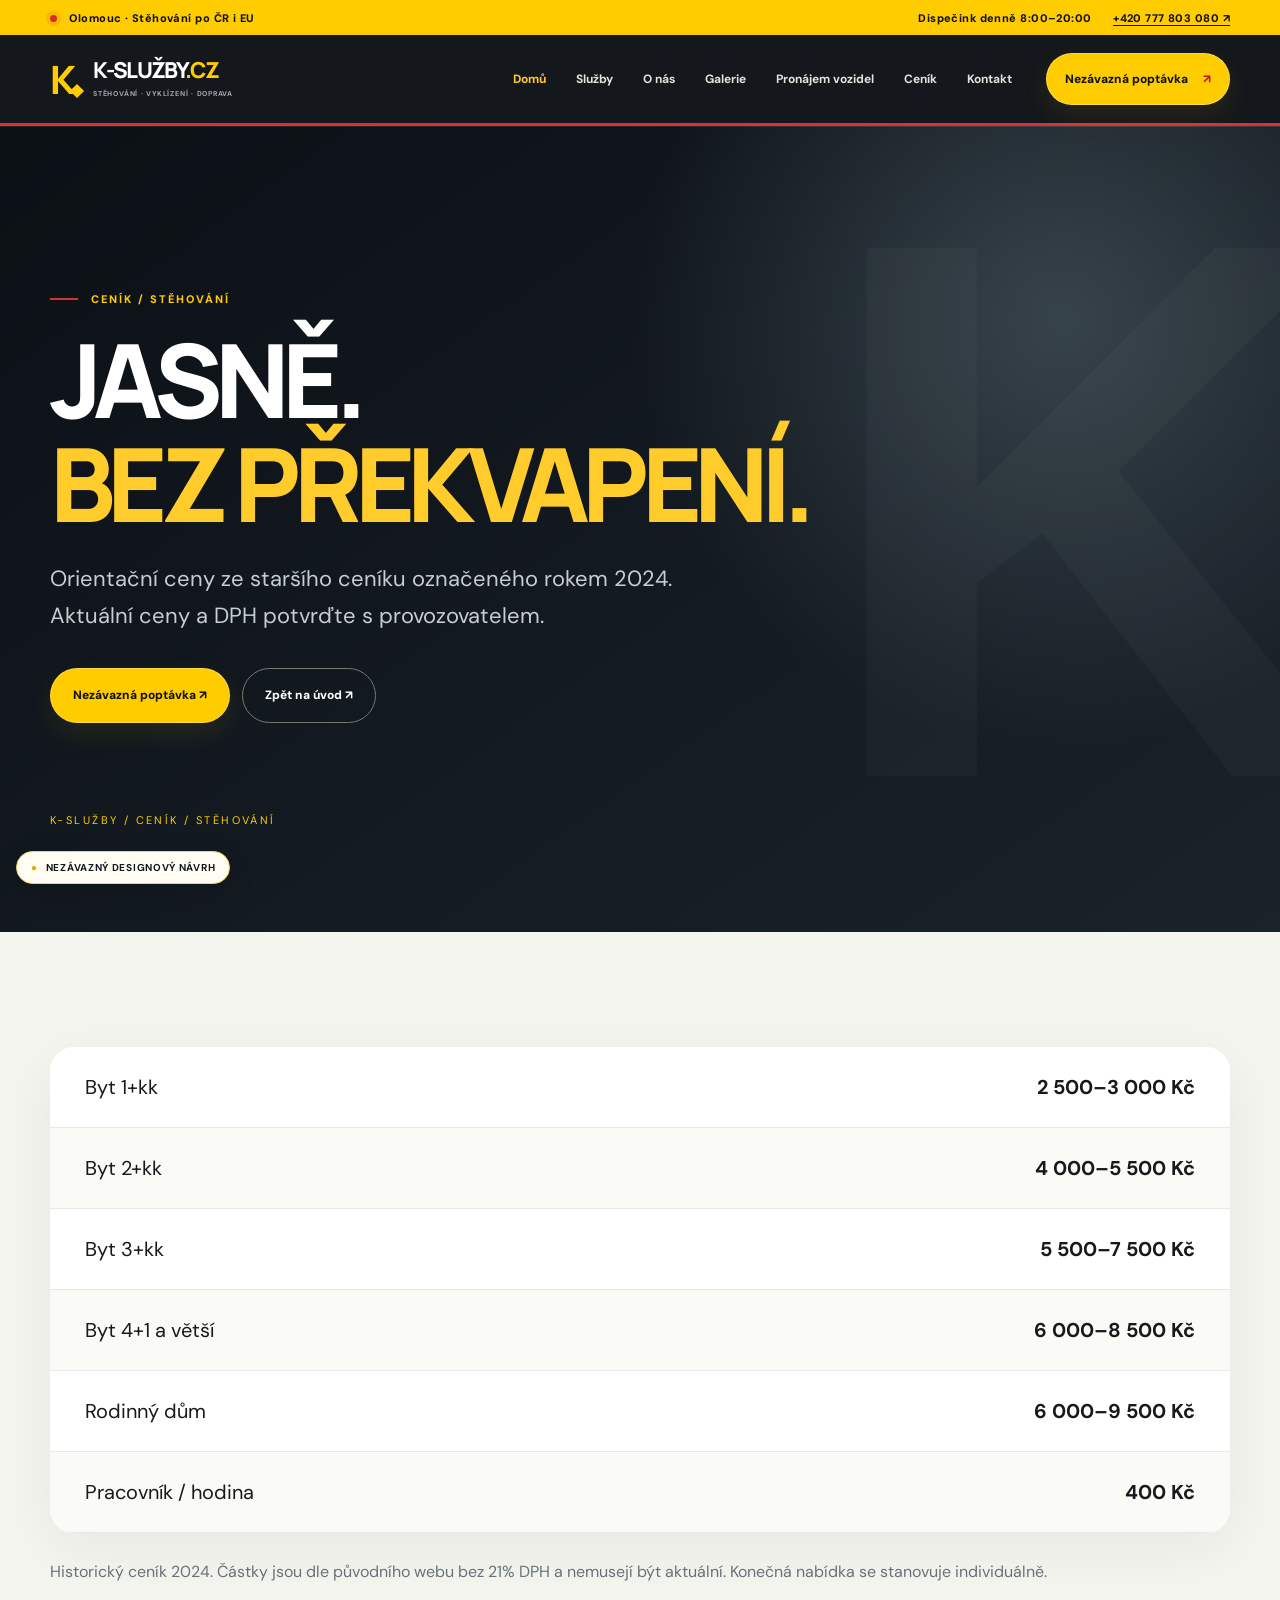
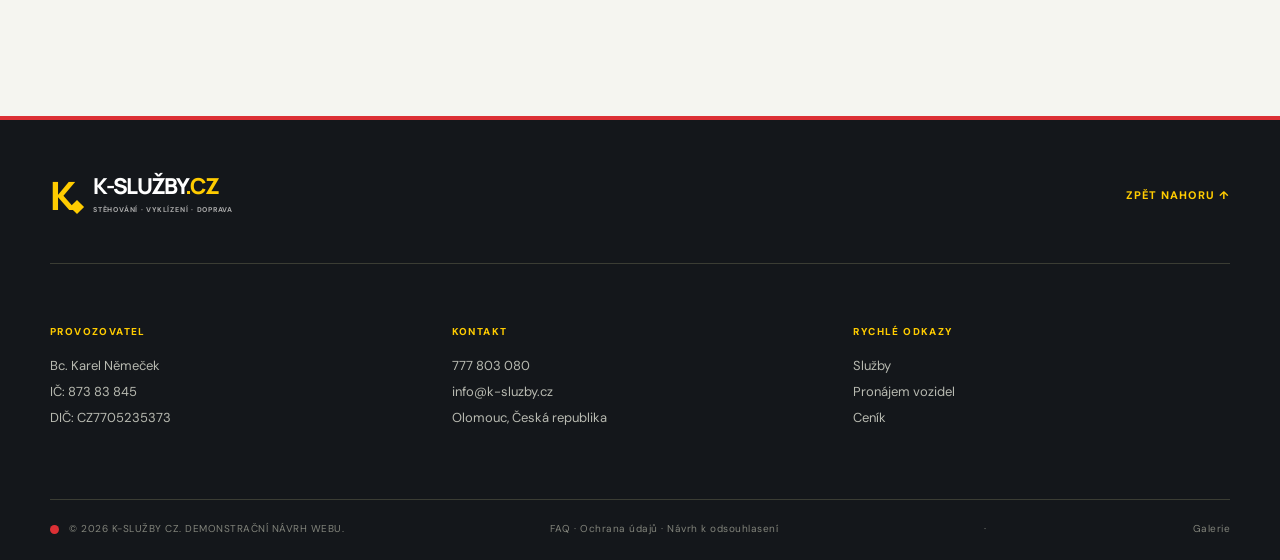
<file: cenik.html>
<!DOCTYPE html>

<html lang="cs"><head><meta charset="utf-8"/><meta content="width=device-width, initial-scale=1" name="viewport"/><meta content="#14171b" name="theme-color"/><meta content="Orientační ceny ze staršího ceníku označeného rokem 2024. Aktuální ceny a DPH potvrďte s provozovatelem." name="description"/><title>Orientační ceník | K-Služby CZ</title><meta content="K-Služby CZ | Stěhování bez starostí" property="og:title"/><meta content="Stěhování, vyklízení, doprava a pronájem dodávek." property="og:description"/><link href="https://fonts.googleapis.com" rel="preconnect"/><link crossorigin="" href="https://fonts.gstatic.com" rel="preconnect"/><link href="https://fonts.googleapis.com/css2?family=DM+Sans:wght@400;500;600;700&amp;family=Manrope:wght@400;500;600;700;800&amp;display=swap" rel="stylesheet"/><link href="styles.css" rel="stylesheet"/><link href="premium.css" rel="stylesheet"/><link href="ultimate.css" rel="stylesheet"/><link href="studio.css" rel="stylesheet"/><link href="ultimate.css" rel="stylesheet"/><script defer="" src="script.js"></script><script defer="" src="studio.js"></script><script defer="" src="v6.js"></script><link href="brand-v16.css" rel="stylesheet"/><link rel="stylesheet" href="brand-v17.css"/><link rel="stylesheet" href="hamburger-v19.css"></head><body>
<div class="topbar"><div class="container topbar-inner"><span><i class="status-dot"></i> Olomouc · Stěhování po ČR i EU</span><span>Dispečink denně 8:00–20:00 <a href="tel:+420777803080">+420 777 803 080 ↗</a></span></div></div>
<header class="header" id="top"><div class="container nav"><a aria-label="K-Služby CZ – úvod" class="brand" href="index.html"><span class="brand-icon">K<span class="brand-square"></span></span><span class="brand-text">K-SLUŽBY<span class="brand-cz">.CZ</span><small>STĚHOVÁNÍ · VYKLÍZENÍ · DOPRAVA</small></span></a><nav aria-label="Hlavní navigace" class="desktop-nav"><a class="nav-home" href="index.html">Domů</a><a href="sluzby.html">Služby</a><a href="o-nas.html">O nás</a><a href="galerie.html">Galerie</a><a href="pronajem.html">Pronájem vozidel</a><a href="cenik.html">Ceník</a><a href="kontakt.html">Kontakt</a></nav><a class="nav-cta" href="kontakt.html">Nezávazná poptávka <span>↗</span></a><button aria-expanded="false" aria-label="Otevřít menu" class="menu-btn"><span></span><span></span></button></div><nav aria-label="Mobilní navigace" class="mobile-nav"><a class="nav-home" href="index.html">Domů</a><a href="sluzby.html">Služby</a><a href="o-nas.html">O nás</a><a href="galerie.html">Galerie</a><a href="pronajem.html">Pronájem vozidel</a><a href="cenik.html">Ceník</a><a href="kontakt.html">Kontakt</a></nav></header>
<main class="studio-page"><section class="studio-page-hero"><div class="container"><div class="eyebrow"><span class="line"></span>CENÍK / STĚHOVÁNÍ</div><h1>JASNĚ.<br/><em>BEZ PŘEKVAPENÍ.</em></h1><p>Orientační ceny ze staršího ceníku označeného rokem 2024. Aktuální ceny a DPH potvrďte s provozovatelem.</p><div class="hero-actions"><a class="btn btn-yellow" href="kontakt.html">Nezávazná poptávka ↗</a><a class="btn btn-outline" href="index.html">Zpět na úvod ↗</a></div><span class="studio-page-index">K-SLUŽBY / CENÍK / STĚHOVÁNÍ</span></div></section><section class="studio-content"><div class="container"><div class="studio-price"><div><span>Byt 1+kk</span><strong>2 500–3 000 Kč</strong></div><div><span>Byt 2+kk</span><strong>4 000–5 500 Kč</strong></div><div><span>Byt 3+kk</span><strong>5 500–7 500 Kč</strong></div><div><span>Byt 4+1 a větší</span><strong>6 000–8 500 Kč</strong></div><div><span>Rodinný dům</span><strong>6 000–9 500 Kč</strong></div><div><span>Pracovník / hodina</span><strong>400 Kč</strong></div></div><p class="studio-note">Historický ceník 2024. Částky jsou dle původního webu bez 21% DPH a nemusejí být aktuální. Konečná nabídka se stanovuje individuálně.</p></div></section></main><footer class="footer"><div class="container"><div class="footer-top"><a class="brand footer-brand" href="index.html"><span class="brand-icon">K<span class="brand-square"></span></span><span class="brand-text">K-SLUŽBY<span class="brand-cz">.CZ</span><small>STĚHOVÁNÍ · VYKLÍZENÍ · DOPRAVA</small></span></a><a class="back-top" href="index.html">ZPĚT NAHORU ↑</a></div><div class="footer-main"><div><span>PROVOZOVATEL</span><p>Bc. Karel Němeček<br/>IČ: 873 83 845<br/>DIČ: CZ7705235373</p></div><div><span>KONTAKT</span><p><a href="tel:+420777803080">777 803 080</a><br/><a href="mailto:info@k-sluzby.cz">info@k-sluzby.cz</a><br/>Olomouc, Česká republika</p></div><div><span>RYCHLÉ ODKAZY</span><p><a href="sluzby.html">Služby</a><br/><a href="pronajem.html">Pronájem vozidel</a><br/><a href="cenik.html">Ceník</a></p></div></div><div class="footer-bottom"><span>© <span id="year"></span> K-SLUŽBY CZ. DEMONSTRAČNÍ NÁVRH WEBU.</span><span><a href="faq.html">FAQ</a> · <a href="ochrana-udaju.html">Ochrana údajů</a> · Návrh k odsouhlasení</span> · <a href="galerie.html">Galerie</a></div></div></footer>
<div class="site-demo-ribbon">NEZÁVAZNÝ DESIGNOVÝ NÁVRH</div></body></html>
</file>
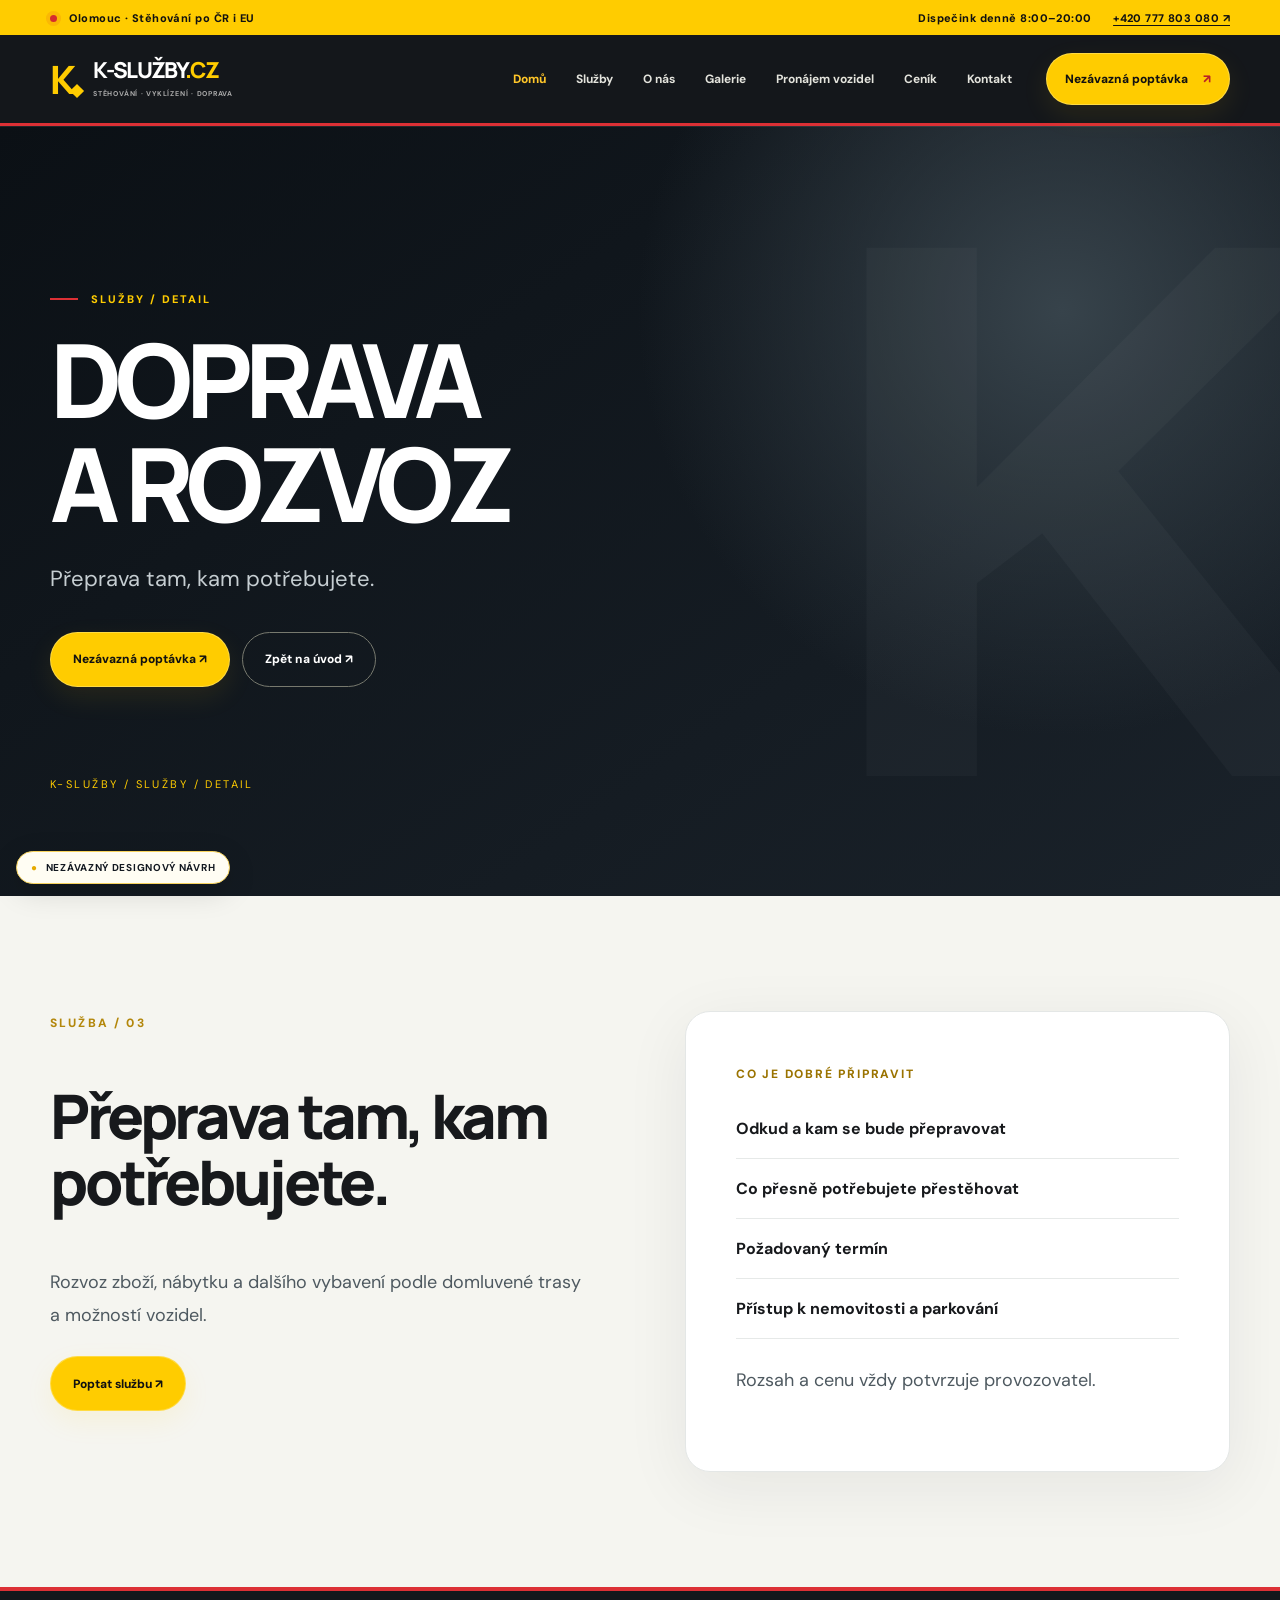
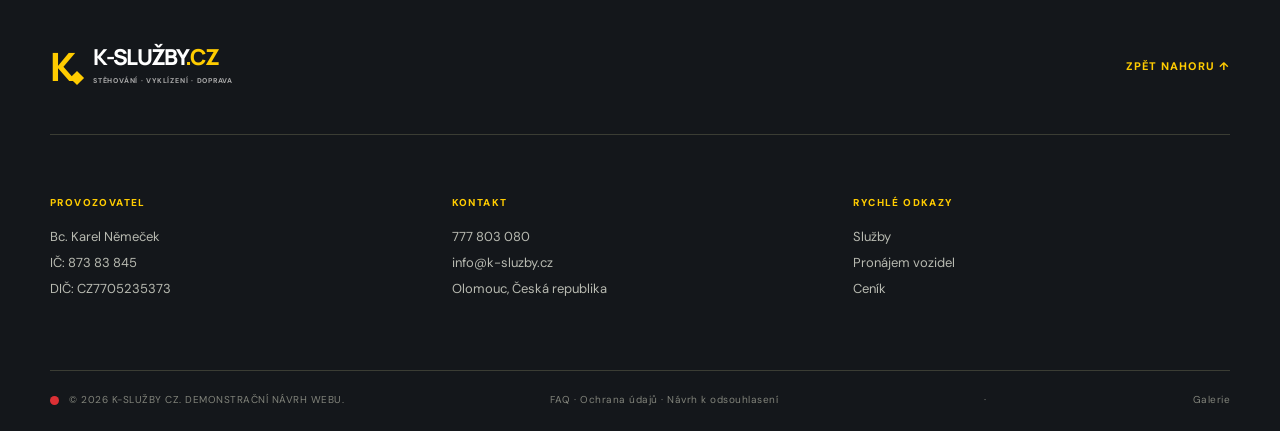
<file: doprava.html>
<!DOCTYPE html>

<html lang="cs"><head><meta charset="utf-8"/><meta content="width=device-width, initial-scale=1" name="viewport"/><meta content="#14171b" name="theme-color"/><meta content="Přeprava tam, kam potřebujete." name="description"/><title>Doprava a rozvoz | K-Služby CZ</title><meta content="K-Služby CZ | Stěhování bez starostí" property="og:title"/><meta content="Stěhování, vyklízení, doprava a pronájem dodávek." property="og:description"/><link href="https://fonts.googleapis.com" rel="preconnect"/><link crossorigin="" href="https://fonts.gstatic.com" rel="preconnect"/><link href="https://fonts.googleapis.com/css2?family=DM+Sans:wght@400;500;600;700&amp;family=Manrope:wght@400;500;600;700;800&amp;display=swap" rel="stylesheet"/><link href="styles.css" rel="stylesheet"/><link href="premium.css" rel="stylesheet"/><link href="ultimate.css" rel="stylesheet"/><link href="studio.css" rel="stylesheet"/><link href="ultimate.css" rel="stylesheet"/><script defer="" src="script.js"></script><script defer="" src="studio.js"></script><script defer="" src="v6.js"></script><link href="brand-v16.css" rel="stylesheet"/><link rel="stylesheet" href="brand-v17.css"/><link rel="stylesheet" href="hamburger-v19.css"></head><body>
<div class="topbar"><div class="container topbar-inner"><span><i class="status-dot"></i> Olomouc · Stěhování po ČR i EU</span><span>Dispečink denně 8:00–20:00 <a href="tel:+420777803080">+420 777 803 080 ↗</a></span></div></div>
<header class="header" id="top"><div class="container nav"><a aria-label="K-Služby CZ – úvod" class="brand" href="index.html"><span class="brand-icon">K<span class="brand-square"></span></span><span class="brand-text">K-SLUŽBY<span class="brand-cz">.CZ</span><small>STĚHOVÁNÍ · VYKLÍZENÍ · DOPRAVA</small></span></a><nav aria-label="Hlavní navigace" class="desktop-nav"><a class="nav-home" href="index.html">Domů</a><a href="sluzby.html">Služby</a><a href="o-nas.html">O nás</a><a href="galerie.html">Galerie</a><a href="pronajem.html">Pronájem vozidel</a><a href="cenik.html">Ceník</a><a href="kontakt.html">Kontakt</a></nav><a class="nav-cta" href="kontakt.html">Nezávazná poptávka <span>↗</span></a><button aria-expanded="false" aria-label="Otevřít menu" class="menu-btn"><span></span><span></span></button></div><nav aria-label="Mobilní navigace" class="mobile-nav"><a class="nav-home" href="index.html">Domů</a><a href="sluzby.html">Služby</a><a href="o-nas.html">O nás</a><a href="galerie.html">Galerie</a><a href="pronajem.html">Pronájem vozidel</a><a href="cenik.html">Ceník</a><a href="kontakt.html">Kontakt</a></nav></header>
<main class="studio-page"><section class="studio-page-hero"><div class="container"><div class="eyebrow"><span class="line"></span>SLUŽBY / DETAIL</div><h1>DOPRAVA<br/>A ROZVOZ</h1><p>Přeprava tam, kam potřebujete.</p><div class="hero-actions"><a class="btn btn-yellow" href="kontakt.html">Nezávazná poptávka ↗</a><a class="btn btn-outline" href="index.html">Zpět na úvod ↗</a></div><span class="studio-page-index">K-SLUŽBY / SLUŽBY / DETAIL</span></div></section><section class="studio-content"><div class="container studio-split"><div><span class="overline">SLUŽBA / 03</span><h2>Přeprava tam, kam potřebujete.</h2><p>Rozvoz zboží, nábytku a dalšího vybavení podle domluvené trasy a možností vozidel.</p><a class="btn btn-yellow" href="kontakt.html">Poptat službu ↗</a></div><div class="studio-feature"><span>CO JE DOBRÉ PŘIPRAVIT</span><ul><li>Odkud a kam se bude přepravovat</li><li>Co přesně potřebujete přestěhovat</li><li>Požadovaný termín</li><li>Přístup k nemovitosti a parkování</li></ul><p>Rozsah a cenu vždy potvrzuje provozovatel.</p></div></div></section></main><footer class="footer"><div class="container"><div class="footer-top"><a class="brand footer-brand" href="index.html"><span class="brand-icon">K<span class="brand-square"></span></span><span class="brand-text">K-SLUŽBY<span class="brand-cz">.CZ</span><small>STĚHOVÁNÍ · VYKLÍZENÍ · DOPRAVA</small></span></a><a class="back-top" href="index.html">ZPĚT NAHORU ↑</a></div><div class="footer-main"><div><span>PROVOZOVATEL</span><p>Bc. Karel Němeček<br/>IČ: 873 83 845<br/>DIČ: CZ7705235373</p></div><div><span>KONTAKT</span><p><a href="tel:+420777803080">777 803 080</a><br/><a href="mailto:info@k-sluzby.cz">info@k-sluzby.cz</a><br/>Olomouc, Česká republika</p></div><div><span>RYCHLÉ ODKAZY</span><p><a href="sluzby.html">Služby</a><br/><a href="pronajem.html">Pronájem vozidel</a><br/><a href="cenik.html">Ceník</a></p></div></div><div class="footer-bottom"><span>© <span id="year"></span> K-SLUŽBY CZ. DEMONSTRAČNÍ NÁVRH WEBU.</span><span><a href="faq.html">FAQ</a> · <a href="ochrana-udaju.html">Ochrana údajů</a> · Návrh k odsouhlasení</span> · <a href="galerie.html">Galerie</a></div></div></footer>
<div class="site-demo-ribbon">NEZÁVAZNÝ DESIGNOVÝ NÁVRH</div></body></html>
</file>
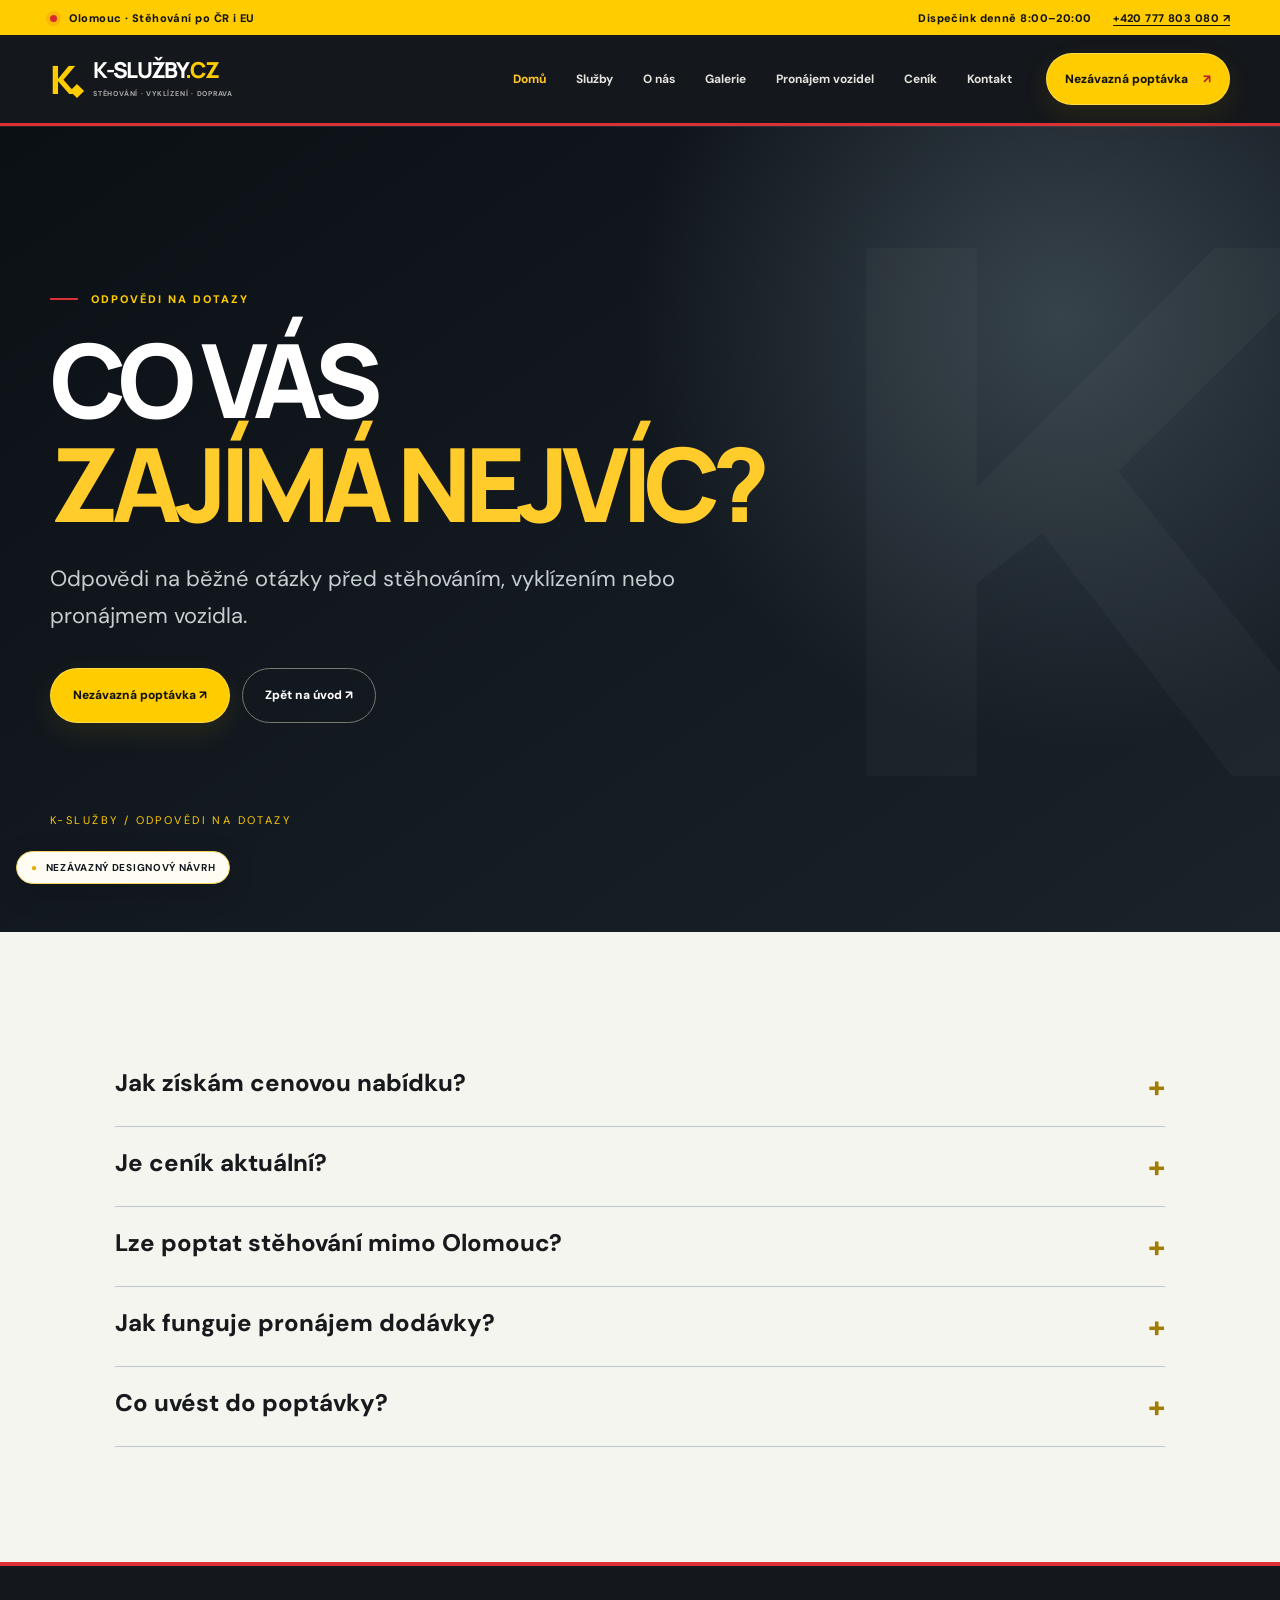
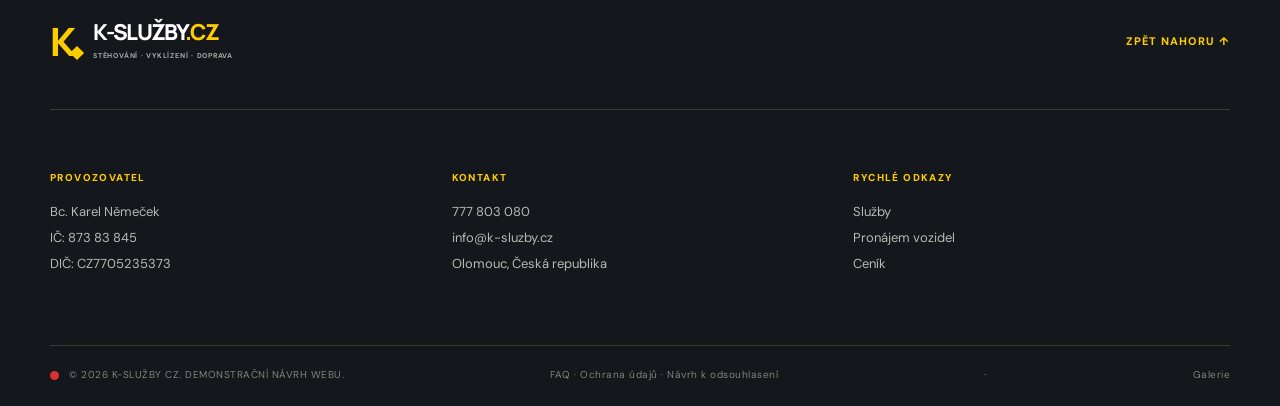
<file: faq.html>
<!DOCTYPE html>

<html lang="cs"><head><meta charset="utf-8"/><meta content="width=device-width, initial-scale=1" name="viewport"/><meta content="#14171b" name="theme-color"/><meta content="Odpovědi na běžné otázky před stěhováním, vyklízením nebo pronájmem vozidla." name="description"/><title>Časté dotazy | K-Služby CZ</title><meta content="K-Služby CZ | Stěhování bez starostí" property="og:title"/><meta content="Stěhování, vyklízení, doprava a pronájem dodávek." property="og:description"/><link href="https://fonts.googleapis.com" rel="preconnect"/><link crossorigin="" href="https://fonts.gstatic.com" rel="preconnect"/><link href="https://fonts.googleapis.com/css2?family=DM+Sans:wght@400;500;600;700&amp;family=Manrope:wght@400;500;600;700;800&amp;display=swap" rel="stylesheet"/><link href="styles.css" rel="stylesheet"/><link href="premium.css" rel="stylesheet"/><link href="ultimate.css" rel="stylesheet"/><link href="studio.css" rel="stylesheet"/><link href="ultimate.css" rel="stylesheet"/><script defer="" src="script.js"></script><script defer="" src="studio.js"></script><script defer="" src="v6.js"></script><link href="brand-v16.css" rel="stylesheet"/><link rel="stylesheet" href="brand-v17.css"/><link rel="stylesheet" href="hamburger-v19.css"></head><body>
<div class="topbar"><div class="container topbar-inner"><span><i class="status-dot"></i> Olomouc · Stěhování po ČR i EU</span><span>Dispečink denně 8:00–20:00 <a href="tel:+420777803080">+420 777 803 080 ↗</a></span></div></div>
<header class="header" id="top"><div class="container nav"><a aria-label="K-Služby CZ – úvod" class="brand" href="index.html"><span class="brand-icon">K<span class="brand-square"></span></span><span class="brand-text">K-SLUŽBY<span class="brand-cz">.CZ</span><small>STĚHOVÁNÍ · VYKLÍZENÍ · DOPRAVA</small></span></a><nav aria-label="Hlavní navigace" class="desktop-nav"><a class="nav-home" href="index.html">Domů</a><a href="sluzby.html">Služby</a><a href="o-nas.html">O nás</a><a href="galerie.html">Galerie</a><a href="pronajem.html">Pronájem vozidel</a><a href="cenik.html">Ceník</a><a href="kontakt.html">Kontakt</a></nav><a class="nav-cta" href="kontakt.html">Nezávazná poptávka <span>↗</span></a><button aria-expanded="false" aria-label="Otevřít menu" class="menu-btn"><span></span><span></span></button></div><nav aria-label="Mobilní navigace" class="mobile-nav"><a class="nav-home" href="index.html">Domů</a><a href="sluzby.html">Služby</a><a href="o-nas.html">O nás</a><a href="galerie.html">Galerie</a><a href="pronajem.html">Pronájem vozidel</a><a href="cenik.html">Ceník</a><a href="kontakt.html">Kontakt</a></nav></header>
<main class="studio-page"><section class="studio-page-hero"><div class="container"><div class="eyebrow"><span class="line"></span>ODPOVĚDI NA DOTAZY</div><h1>CO VÁS<br/><em>ZAJÍMÁ NEJVÍC?</em></h1><p>Odpovědi na běžné otázky před stěhováním, vyklízením nebo pronájmem vozidla.</p><div class="hero-actions"><a class="btn btn-yellow" href="kontakt.html">Nezávazná poptávka ↗</a><a class="btn btn-outline" href="index.html">Zpět na úvod ↗</a></div><span class="studio-page-index">K-SLUŽBY / ODPOVĚDI NA DOTAZY</span></div></section><section class="studio-content"><div class="container faq-list"><details><summary>Jak získám cenovou nabídku?</summary><p>Kontaktujte firmu telefonicky nebo e-mailem a popište zakázku. Cena závisí na rozsahu a trase.</p></details><details><summary>Je ceník aktuální?</summary><p>Ceník převzatý z původního webu je označený rokem 2024. Aktuální sazby si nechte potvrdit.</p></details><details><summary>Lze poptat stěhování mimo Olomouc?</summary><p>Původní prezentace uvádí stěhování po ČR a EU. Konkrétní lokalitu si ověřte.</p></details><details><summary>Jak funguje pronájem dodávky?</summary><p>Dostupnost, cenu, kauci a další podmínky si domluvte přímo s provozovatelem.</p></details><details><summary>Co uvést do poptávky?</summary><p>Místo, cíl, termín, typ a množství věcí a případná omezení při nakládce.</p></details></div></section></main><footer class="footer"><div class="container"><div class="footer-top"><a class="brand footer-brand" href="index.html"><span class="brand-icon">K<span class="brand-square"></span></span><span class="brand-text">K-SLUŽBY<span class="brand-cz">.CZ</span><small>STĚHOVÁNÍ · VYKLÍZENÍ · DOPRAVA</small></span></a><a class="back-top" href="index.html">ZPĚT NAHORU ↑</a></div><div class="footer-main"><div><span>PROVOZOVATEL</span><p>Bc. Karel Němeček<br/>IČ: 873 83 845<br/>DIČ: CZ7705235373</p></div><div><span>KONTAKT</span><p><a href="tel:+420777803080">777 803 080</a><br/><a href="mailto:info@k-sluzby.cz">info@k-sluzby.cz</a><br/>Olomouc, Česká republika</p></div><div><span>RYCHLÉ ODKAZY</span><p><a href="sluzby.html">Služby</a><br/><a href="pronajem.html">Pronájem vozidel</a><br/><a href="cenik.html">Ceník</a></p></div></div><div class="footer-bottom"><span>© <span id="year"></span> K-SLUŽBY CZ. DEMONSTRAČNÍ NÁVRH WEBU.</span><span><a href="faq.html">FAQ</a> · <a href="ochrana-udaju.html">Ochrana údajů</a> · Návrh k odsouhlasení</span> · <a href="galerie.html">Galerie</a></div></div></footer>
<div class="site-demo-ribbon">NEZÁVAZNÝ DESIGNOVÝ NÁVRH</div></body></html>
</file>
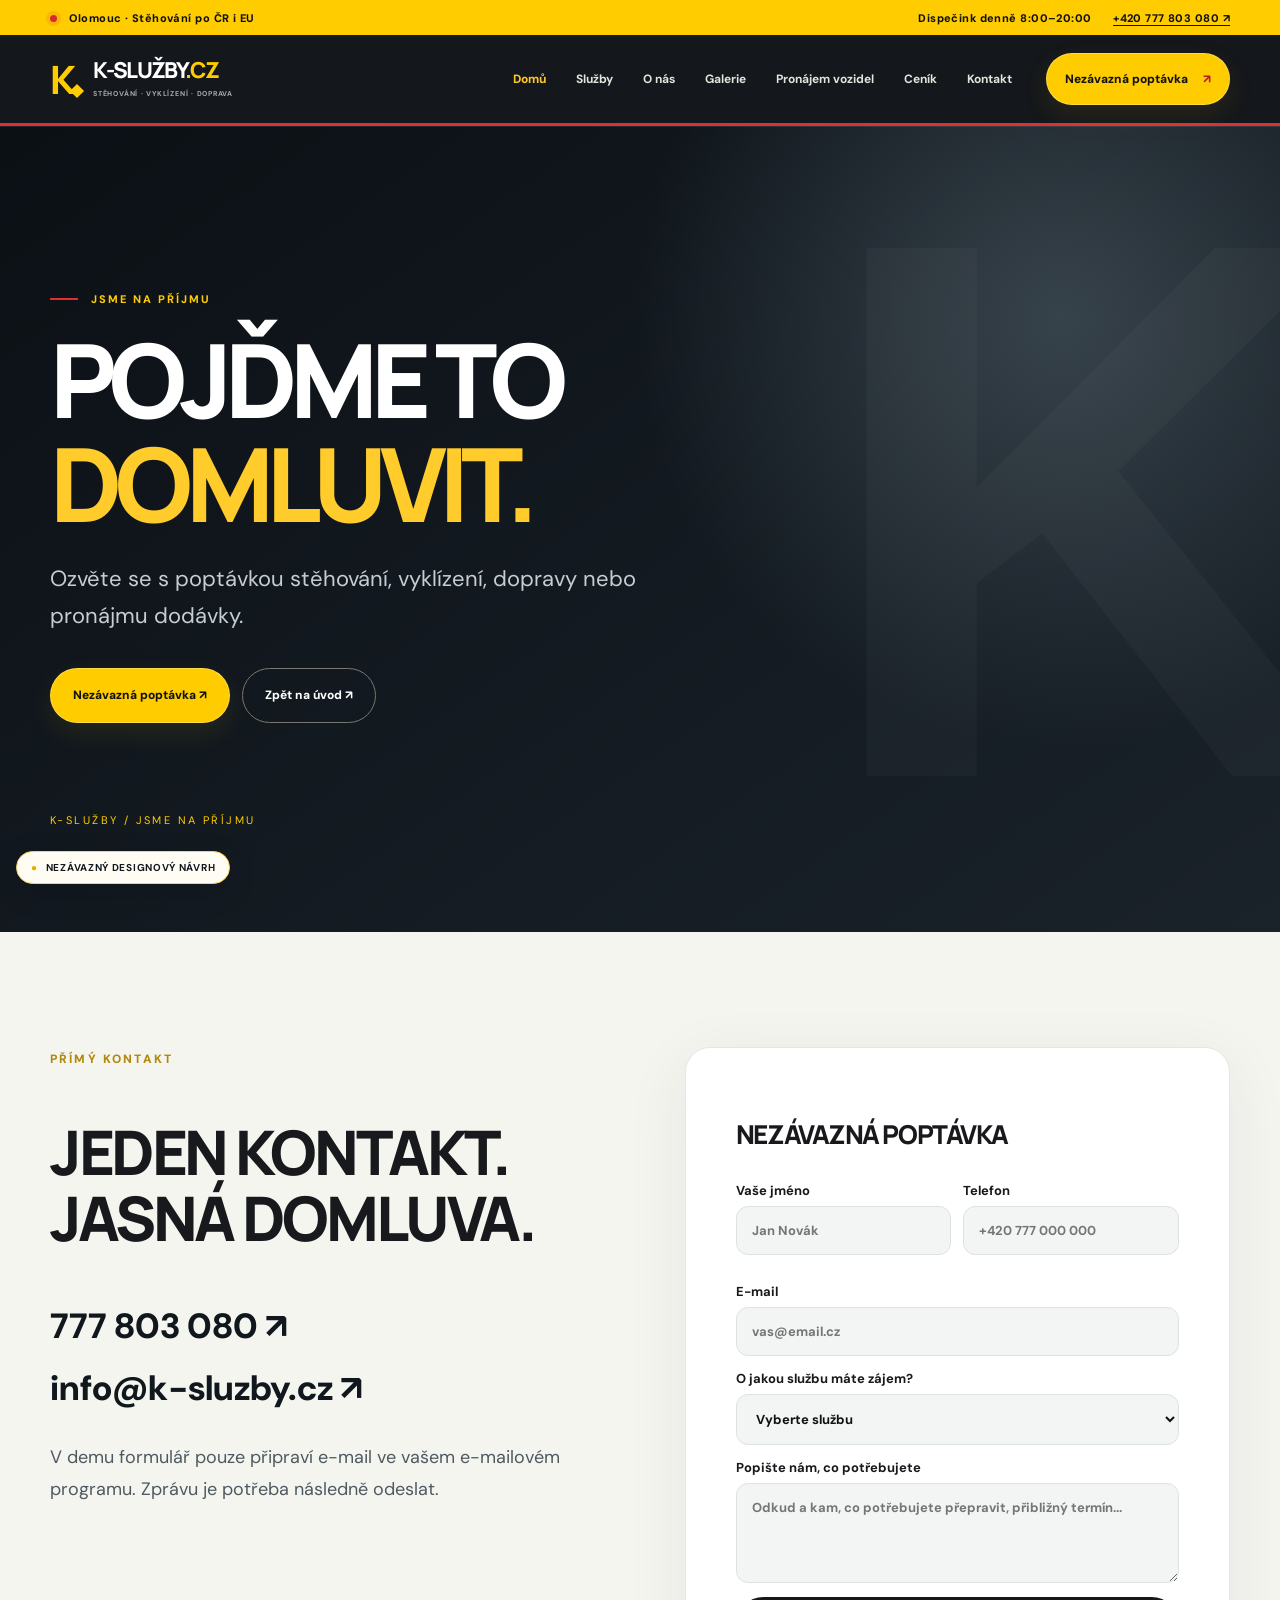
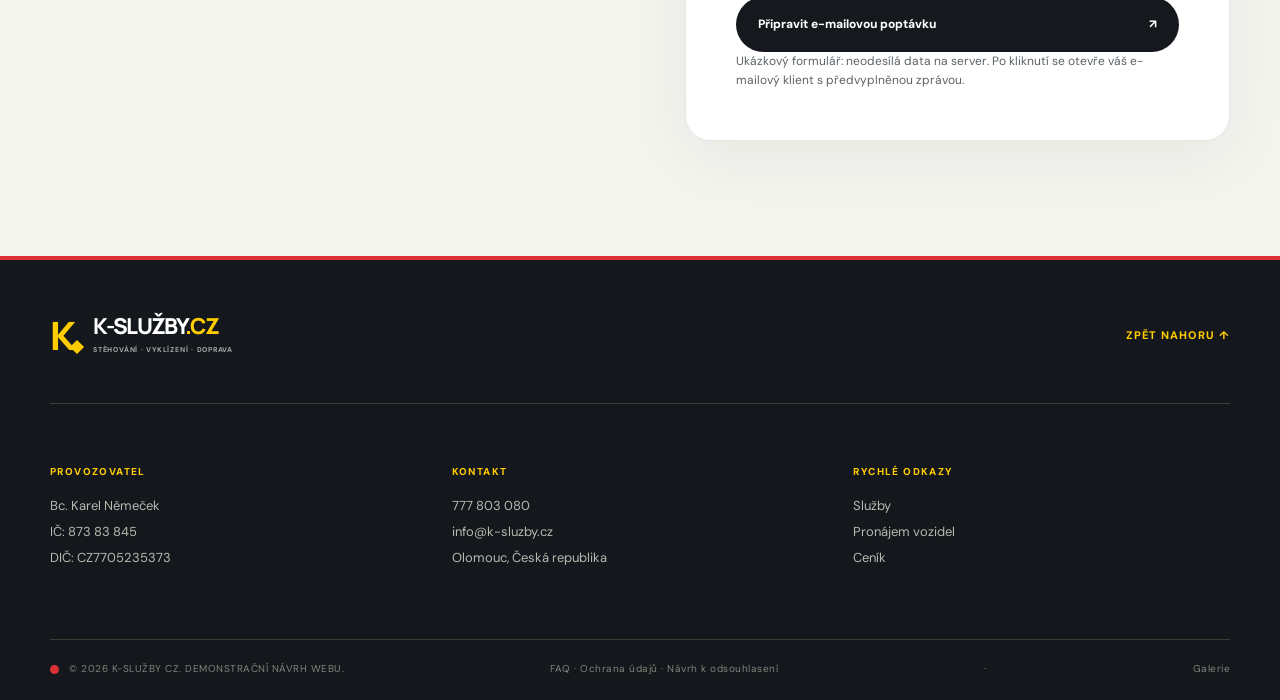
<file: kontakt.html>
<!DOCTYPE html>

<html lang="cs"><head><meta charset="utf-8"/><meta content="width=device-width, initial-scale=1" name="viewport"/><meta content="#14171b" name="theme-color"/><meta content="Ozvěte se s poptávkou stěhování, vyklízení, dopravy nebo pronájmu dodávky." name="description"/><title>Kontakt a poptávka | K-Služby CZ</title><meta content="K-Služby CZ | Stěhování bez starostí" property="og:title"/><meta content="Stěhování, vyklízení, doprava a pronájem dodávek." property="og:description"/><link href="https://fonts.googleapis.com" rel="preconnect"/><link crossorigin="" href="https://fonts.gstatic.com" rel="preconnect"/><link href="https://fonts.googleapis.com/css2?family=DM+Sans:wght@400;500;600;700&amp;family=Manrope:wght@400;500;600;700;800&amp;display=swap" rel="stylesheet"/><link href="styles.css" rel="stylesheet"/><link href="premium.css" rel="stylesheet"/><link href="ultimate.css" rel="stylesheet"/><link href="studio.css" rel="stylesheet"/><link href="ultimate.css" rel="stylesheet"/><script defer="" src="script.js"></script><script defer="" src="studio.js"></script><script defer="" src="v6.js"></script><link href="brand-v16.css" rel="stylesheet"/><link rel="stylesheet" href="brand-v17.css"/><link rel="stylesheet" href="hamburger-v19.css"></head><body>
<div class="topbar"><div class="container topbar-inner"><span><i class="status-dot"></i> Olomouc · Stěhování po ČR i EU</span><span>Dispečink denně 8:00–20:00 <a href="tel:+420777803080">+420 777 803 080 ↗</a></span></div></div>
<header class="header" id="top"><div class="container nav"><a aria-label="K-Služby CZ – úvod" class="brand" href="index.html"><span class="brand-icon">K<span class="brand-square"></span></span><span class="brand-text">K-SLUŽBY<span class="brand-cz">.CZ</span><small>STĚHOVÁNÍ · VYKLÍZENÍ · DOPRAVA</small></span></a><nav aria-label="Hlavní navigace" class="desktop-nav"><a class="nav-home" href="index.html">Domů</a><a href="sluzby.html">Služby</a><a href="o-nas.html">O nás</a><a href="galerie.html">Galerie</a><a href="pronajem.html">Pronájem vozidel</a><a href="cenik.html">Ceník</a><a href="kontakt.html">Kontakt</a></nav><a class="nav-cta" href="kontakt.html">Nezávazná poptávka <span>↗</span></a><button aria-expanded="false" aria-label="Otevřít menu" class="menu-btn"><span></span><span></span></button></div><nav aria-label="Mobilní navigace" class="mobile-nav"><a class="nav-home" href="index.html">Domů</a><a href="sluzby.html">Služby</a><a href="o-nas.html">O nás</a><a href="galerie.html">Galerie</a><a href="pronajem.html">Pronájem vozidel</a><a href="cenik.html">Ceník</a><a href="kontakt.html">Kontakt</a></nav></header>
<main class="studio-page"><section class="studio-page-hero"><div class="container"><div class="eyebrow"><span class="line"></span>JSME NA PŘÍJMU</div><h1>POJĎME TO<br/><em>DOMLUVIT.</em></h1><p>Ozvěte se s poptávkou stěhování, vyklízení, dopravy nebo pronájmu dodávky.</p><div class="hero-actions"><a class="btn btn-yellow" href="kontakt.html">Nezávazná poptávka ↗</a><a class="btn btn-outline" href="index.html">Zpět na úvod ↗</a></div><span class="studio-page-index">K-SLUŽBY / JSME NA PŘÍJMU</span></div></section><section class="studio-content"><div class="container studio-split"><div><span class="overline">PŘÍMÝ KONTAKT</span><h2>JEDEN KONTAKT.<br/>JASNÁ DOMLUVA.</h2><div class="studio-contact-links"><a href="tel:+420777803080">777 803 080 ↗</a><a href="mailto:info@k-sluzby.cz">info@k-sluzby.cz ↗</a></div><p>V demu formulář pouze připraví e-mail ve vašem e-mailovém programu. Zprávu je potřeba následně odeslat.</p></div><div class="studio-form"><h2>NEZÁVAZNÁ POPTÁVKA</h2><form id="inquiryForm"><div class="form-two"><label>Vaše jméno <input autocomplete="name" name="name" placeholder="Jan Novák" required=""/></label><label>Telefon <input autocomplete="tel" name="phone" placeholder="+420 777 000 000" required="" type="tel"/></label></div><label>E-mail <input autocomplete="email" name="email" placeholder="vas@email.cz" required="" type="email"/></label><label>O jakou službu máte zájem? <select name="service" required=""><option value="">Vyberte službu</option><option>Stěhování</option><option>Vyklízení nemovitostí</option><option>Doprava a přeprava</option><option>Těžká břemena</option><option>Pronájem Mercedes 20 m³</option><option>Pronájem Volkswagen 16 m³</option><option>Jiná služba</option></select></label><label>Popište nám, co potřebujete <textarea name="message" placeholder="Odkud a kam, co potřebujete přepravit, přibližný termín..." required="" rows="4"></textarea></label><button class="btn btn-dark" type="submit">Připravit e-mailovou poptávku <span>↗</span></button><p class="form-disclaimer">Ukázkový formulář: neodesílá data na server. Po kliknutí se otevře váš e-mailový klient s předvyplněnou zprávou.</p></form></div></div></section></main><footer class="footer"><div class="container"><div class="footer-top"><a class="brand footer-brand" href="index.html"><span class="brand-icon">K<span class="brand-square"></span></span><span class="brand-text">K-SLUŽBY<span class="brand-cz">.CZ</span><small>STĚHOVÁNÍ · VYKLÍZENÍ · DOPRAVA</small></span></a><a class="back-top" href="index.html">ZPĚT NAHORU ↑</a></div><div class="footer-main"><div><span>PROVOZOVATEL</span><p>Bc. Karel Němeček<br/>IČ: 873 83 845<br/>DIČ: CZ7705235373</p></div><div><span>KONTAKT</span><p><a href="tel:+420777803080">777 803 080</a><br/><a href="mailto:info@k-sluzby.cz">info@k-sluzby.cz</a><br/>Olomouc, Česká republika</p></div><div><span>RYCHLÉ ODKAZY</span><p><a href="sluzby.html">Služby</a><br/><a href="pronajem.html">Pronájem vozidel</a><br/><a href="cenik.html">Ceník</a></p></div></div><div class="footer-bottom"><span>© <span id="year"></span> K-SLUŽBY CZ. DEMONSTRAČNÍ NÁVRH WEBU.</span><span><a href="faq.html">FAQ</a> · <a href="ochrana-udaju.html">Ochrana údajů</a> · Návrh k odsouhlasení</span> · <a href="galerie.html">Galerie</a></div></div></footer>
<div class="site-demo-ribbon">NEZÁVAZNÝ DESIGNOVÝ NÁVRH</div></body></html>
</file>
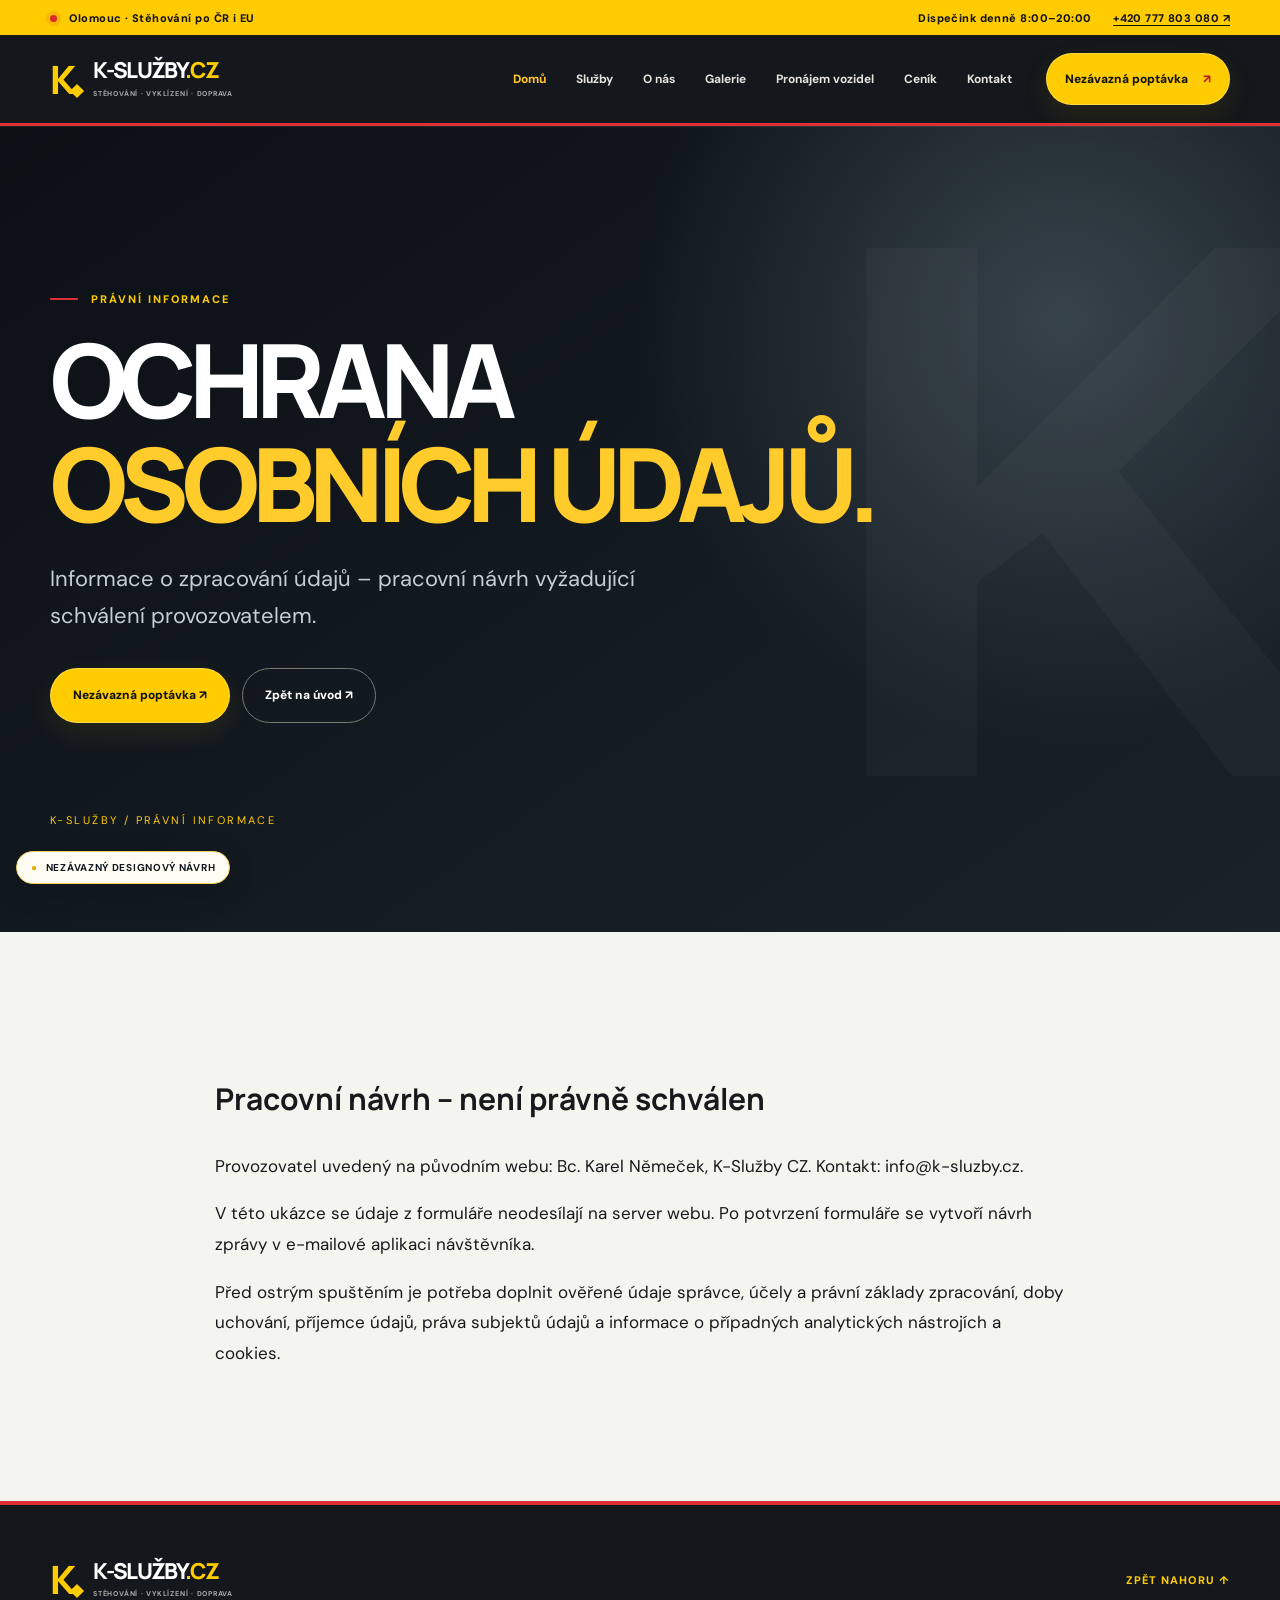
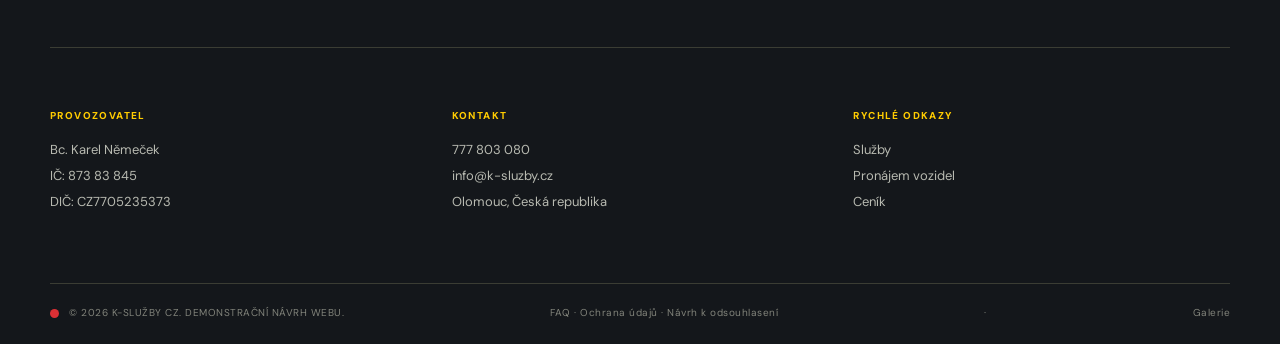
<file: ochrana-udaju.html>
<!DOCTYPE html>

<html lang="cs"><head><meta charset="utf-8"/><meta content="width=device-width, initial-scale=1" name="viewport"/><meta content="#14171b" name="theme-color"/><meta content="Informace o zpracování údajů – pracovní návrh vyžadující schválení provozovatelem." name="description"/><title>Ochrana osobních údajů | K-Služby CZ</title><meta content="K-Služby CZ | Stěhování bez starostí" property="og:title"/><meta content="Stěhování, vyklízení, doprava a pronájem dodávek." property="og:description"/><link href="https://fonts.googleapis.com" rel="preconnect"/><link crossorigin="" href="https://fonts.gstatic.com" rel="preconnect"/><link href="https://fonts.googleapis.com/css2?family=DM+Sans:wght@400;500;600;700&amp;family=Manrope:wght@400;500;600;700;800&amp;display=swap" rel="stylesheet"/><link href="styles.css" rel="stylesheet"/><link href="premium.css" rel="stylesheet"/><link href="ultimate.css" rel="stylesheet"/><link href="studio.css" rel="stylesheet"/><link href="ultimate.css" rel="stylesheet"/><script defer="" src="script.js"></script><script defer="" src="studio.js"></script><script defer="" src="v6.js"></script><link href="brand-v16.css" rel="stylesheet"/><link rel="stylesheet" href="brand-v17.css"/><link rel="stylesheet" href="hamburger-v19.css"></head><body>
<div class="topbar"><div class="container topbar-inner"><span><i class="status-dot"></i> Olomouc · Stěhování po ČR i EU</span><span>Dispečink denně 8:00–20:00 <a href="tel:+420777803080">+420 777 803 080 ↗</a></span></div></div>
<header class="header" id="top"><div class="container nav"><a aria-label="K-Služby CZ – úvod" class="brand" href="index.html"><span class="brand-icon">K<span class="brand-square"></span></span><span class="brand-text">K-SLUŽBY<span class="brand-cz">.CZ</span><small>STĚHOVÁNÍ · VYKLÍZENÍ · DOPRAVA</small></span></a><nav aria-label="Hlavní navigace" class="desktop-nav"><a class="nav-home" href="index.html">Domů</a><a href="sluzby.html">Služby</a><a href="o-nas.html">O nás</a><a href="galerie.html">Galerie</a><a href="pronajem.html">Pronájem vozidel</a><a href="cenik.html">Ceník</a><a href="kontakt.html">Kontakt</a></nav><a class="nav-cta" href="kontakt.html">Nezávazná poptávka <span>↗</span></a><button aria-expanded="false" aria-label="Otevřít menu" class="menu-btn"><span></span><span></span></button></div><nav aria-label="Mobilní navigace" class="mobile-nav"><a class="nav-home" href="index.html">Domů</a><a href="sluzby.html">Služby</a><a href="o-nas.html">O nás</a><a href="galerie.html">Galerie</a><a href="pronajem.html">Pronájem vozidel</a><a href="cenik.html">Ceník</a><a href="kontakt.html">Kontakt</a></nav></header>
<main class="studio-page"><section class="studio-page-hero"><div class="container"><div class="eyebrow"><span class="line"></span>PRÁVNÍ INFORMACE</div><h1>OCHRANA<br/><em>OSOBNÍCH ÚDAJŮ.</em></h1><p>Informace o zpracování údajů – pracovní návrh vyžadující schválení provozovatelem.</p><div class="hero-actions"><a class="btn btn-yellow" href="kontakt.html">Nezávazná poptávka ↗</a><a class="btn btn-outline" href="index.html">Zpět na úvod ↗</a></div><span class="studio-page-index">K-SLUŽBY / PRÁVNÍ INFORMACE</span></div></section><section class="studio-content"><div class="container studio-legal"><h2>Pracovní návrh – není právně schválen</h2><p>Provozovatel uvedený na původním webu: Bc. Karel Němeček, K-Služby CZ. Kontakt: info@k-sluzby.cz.</p><p>V této ukázce se údaje z formuláře neodesílají na server webu. Po potvrzení formuláře se vytvoří návrh zprávy v e-mailové aplikaci návštěvníka.</p><p>Před ostrým spuštěním je potřeba doplnit ověřené údaje správce, účely a právní základy zpracování, doby uchování, příjemce údajů, práva subjektů údajů a informace o případných analytických nástrojích a cookies.</p></div></section></main><footer class="footer"><div class="container"><div class="footer-top"><a class="brand footer-brand" href="index.html"><span class="brand-icon">K<span class="brand-square"></span></span><span class="brand-text">K-SLUŽBY<span class="brand-cz">.CZ</span><small>STĚHOVÁNÍ · VYKLÍZENÍ · DOPRAVA</small></span></a><a class="back-top" href="index.html">ZPĚT NAHORU ↑</a></div><div class="footer-main"><div><span>PROVOZOVATEL</span><p>Bc. Karel Němeček<br/>IČ: 873 83 845<br/>DIČ: CZ7705235373</p></div><div><span>KONTAKT</span><p><a href="tel:+420777803080">777 803 080</a><br/><a href="mailto:info@k-sluzby.cz">info@k-sluzby.cz</a><br/>Olomouc, Česká republika</p></div><div><span>RYCHLÉ ODKAZY</span><p><a href="sluzby.html">Služby</a><br/><a href="pronajem.html">Pronájem vozidel</a><br/><a href="cenik.html">Ceník</a></p></div></div><div class="footer-bottom"><span>© <span id="year"></span> K-SLUŽBY CZ. DEMONSTRAČNÍ NÁVRH WEBU.</span><span><a href="faq.html">FAQ</a> · <a href="ochrana-udaju.html">Ochrana údajů</a> · Návrh k odsouhlasení</span> · <a href="galerie.html">Galerie</a></div></div></footer>
<div class="site-demo-ribbon">NEZÁVAZNÝ DESIGNOVÝ NÁVRH</div></body></html>
</file>
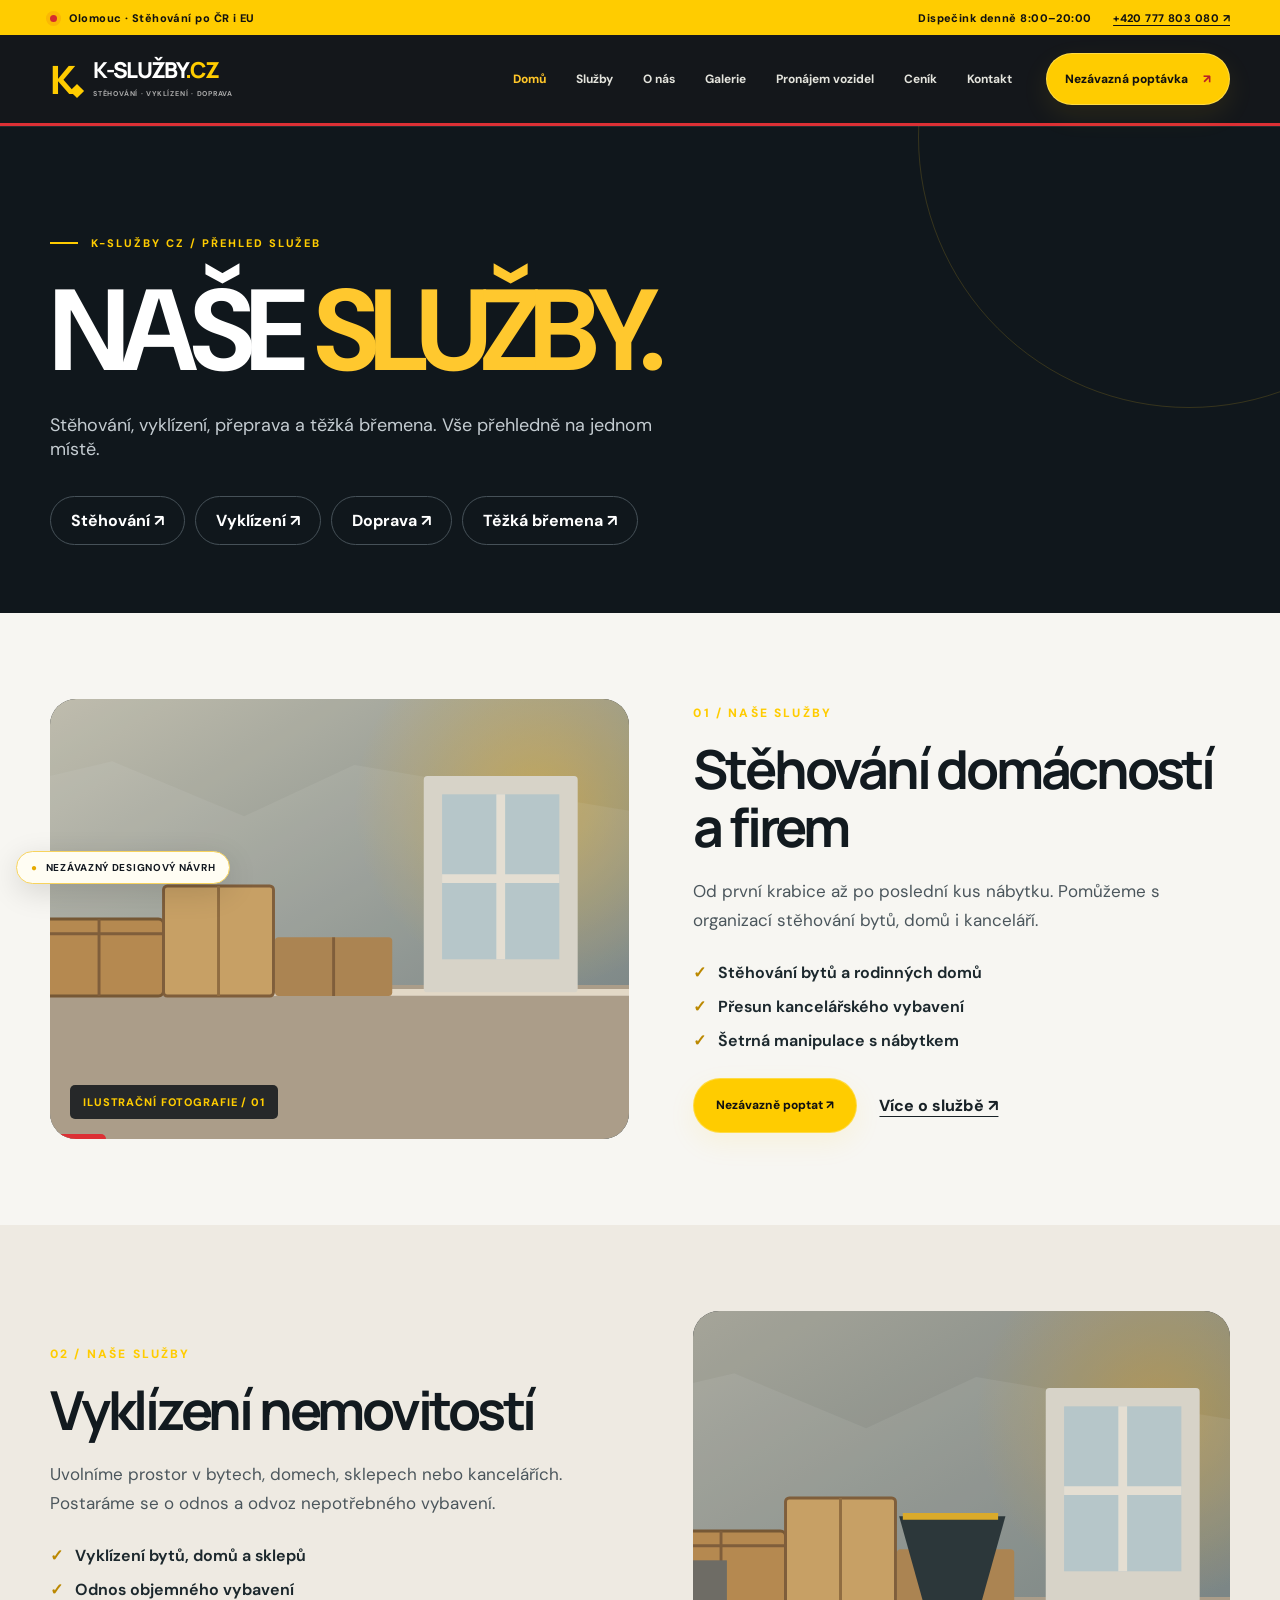
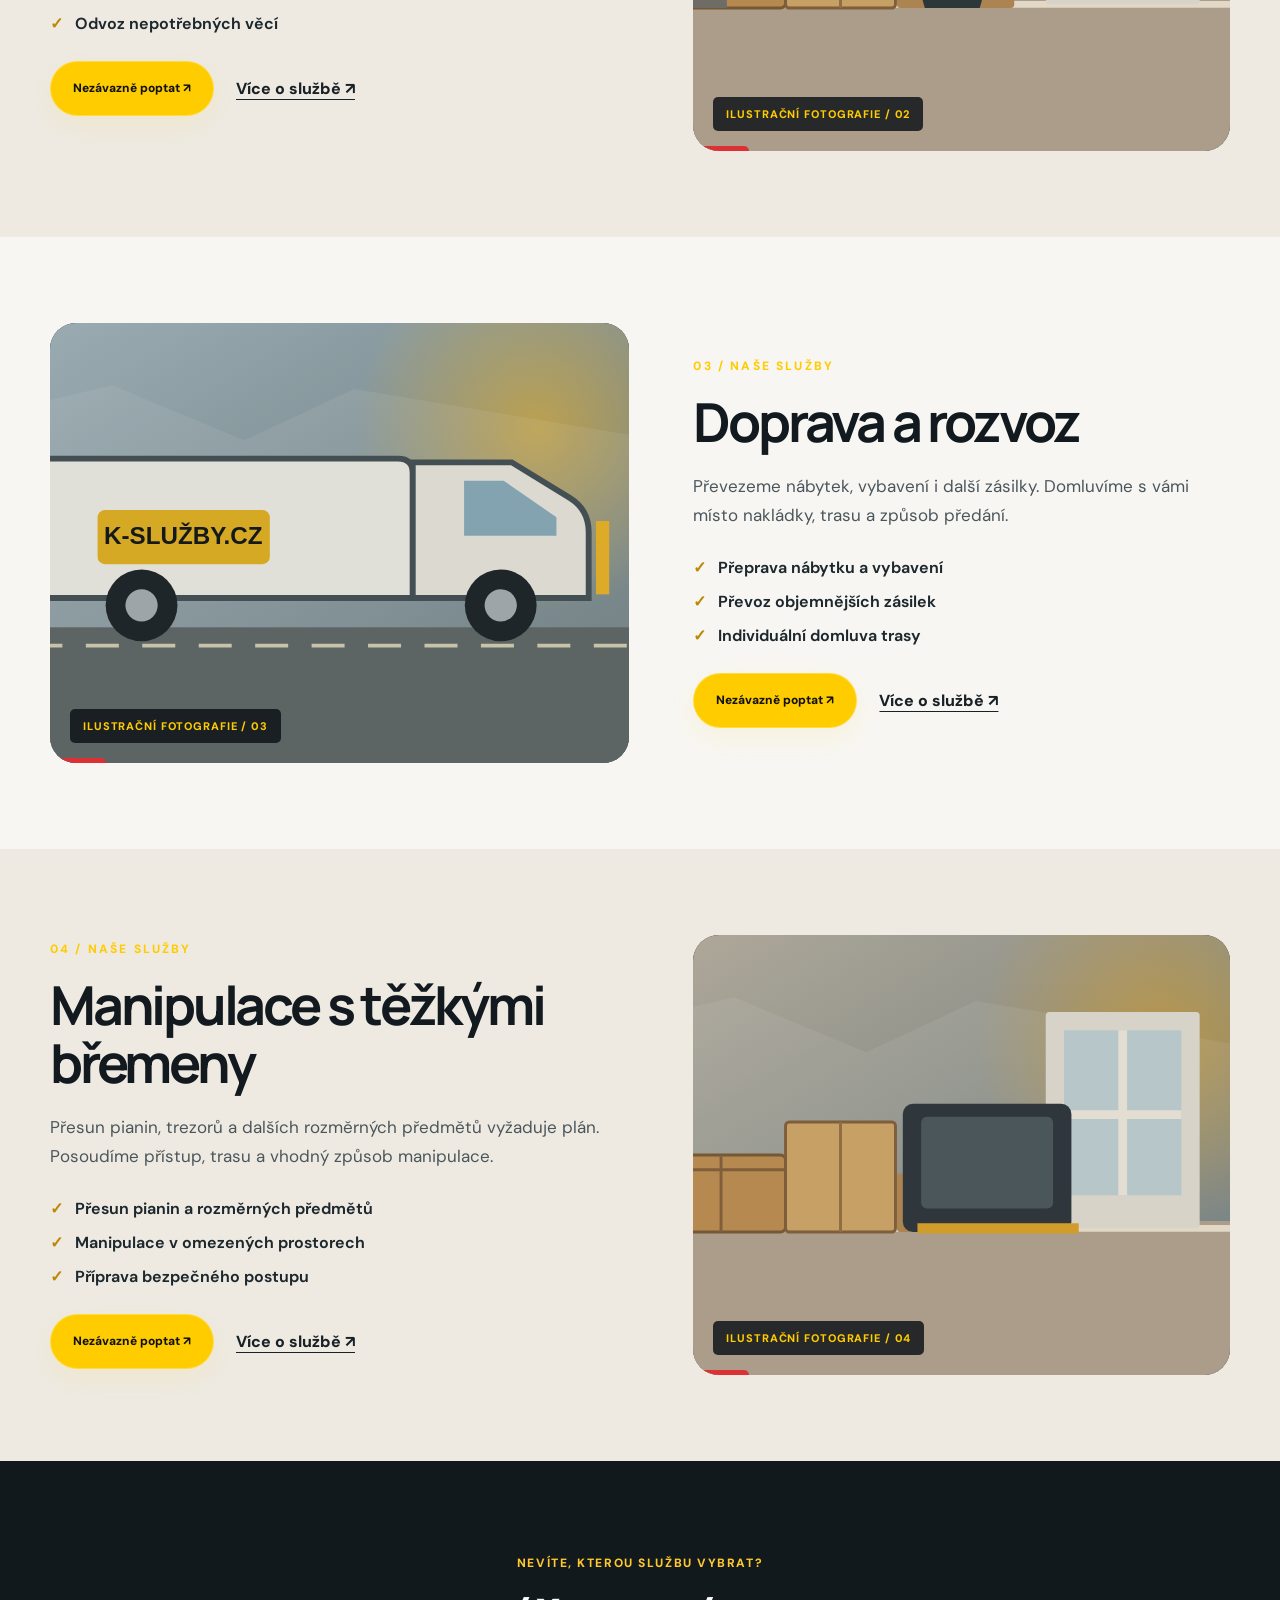
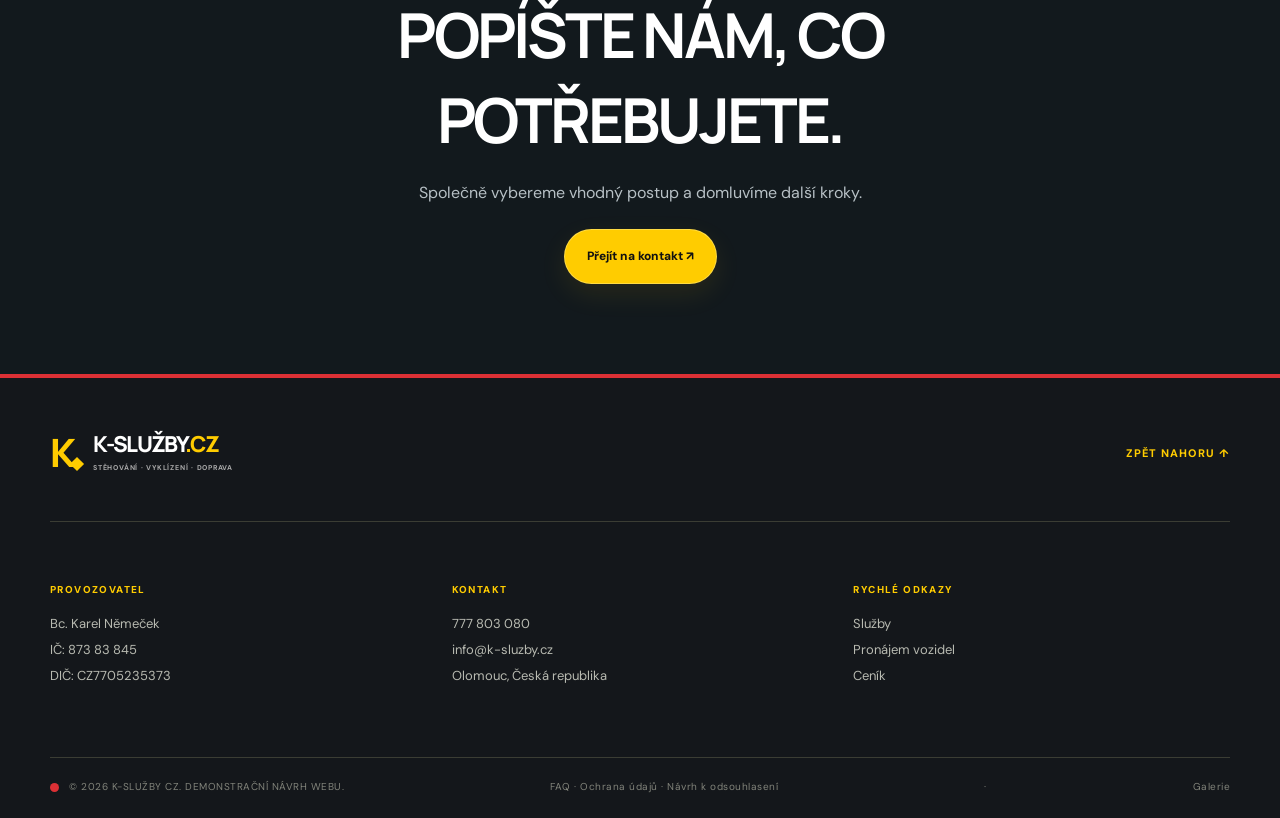
<file: sluzby.html>
<!DOCTYPE html>

<html lang="cs"><head><meta charset="utf-8"/><meta content="width=device-width, initial-scale=1" name="viewport"/><meta content="#14171b" name="theme-color"/><meta content="Přehled stěhovacích, vyklízecích a dopravních služeb. Vyberte si oblast, která vás zajímá." name="description"/><title>Naše služby | K-Služby CZ</title><meta content="K-Služby CZ | Stěhování bez starostí" property="og:title"/><meta content="Stěhování, vyklízení, doprava a pronájem dodávek." property="og:description"/><link href="https://fonts.googleapis.com" rel="preconnect"/><link crossorigin="" href="https://fonts.gstatic.com" rel="preconnect"/><link href="https://fonts.googleapis.com/css2?family=DM+Sans:wght@400;500;600;700&amp;family=Manrope:wght@400;500;600;700;800&amp;display=swap" rel="stylesheet"/><link href="styles.css" rel="stylesheet"/><link href="premium.css" rel="stylesheet"/><link href="ultimate.css" rel="stylesheet"/><link href="studio.css" rel="stylesheet"/><link href="ultimate.css" rel="stylesheet"/><script defer="" src="script.js"></script><script defer="" src="studio.js"></script><script defer="" src="v6.js"></script><link href="v6.css" rel="stylesheet"/><link href="v13.css" rel="stylesheet"/><link href="brand-v16.css" rel="stylesheet"/><link rel="stylesheet" href="brand-v17.css"/><link rel="stylesheet" href="hamburger-v19.css"></head><body>
<div class="topbar"><div class="container topbar-inner"><span><i class="status-dot"></i> Olomouc · Stěhování po ČR i EU</span><span>Dispečink denně 8:00–20:00 <a href="tel:+420777803080">+420 777 803 080 ↗</a></span></div></div>
<header class="header" id="top"><div class="container nav"><a aria-label="K-Služby CZ – úvod" class="brand" href="index.html"><span class="brand-icon">K<span class="brand-square"></span></span><span class="brand-text">K-SLUŽBY<span class="brand-cz">.CZ</span><small>STĚHOVÁNÍ · VYKLÍZENÍ · DOPRAVA</small></span></a><nav aria-label="Hlavní navigace" class="desktop-nav"><a class="nav-home" href="index.html">Domů</a><a href="sluzby.html">Služby</a><a href="o-nas.html">O nás</a><a href="galerie.html">Galerie</a><a href="pronajem.html">Pronájem vozidel</a><a href="cenik.html">Ceník</a><a href="kontakt.html">Kontakt</a></nav><a class="nav-cta" href="kontakt.html">Nezávazná poptávka <span>↗</span></a><button aria-expanded="false" aria-label="Otevřít menu" class="menu-btn"><span></span><span></span></button></div><nav aria-label="Mobilní navigace" class="mobile-nav"><a class="nav-home" href="index.html">Domů</a><a href="sluzby.html">Služby</a><a href="o-nas.html">O nás</a><a href="galerie.html">Galerie</a><a href="pronajem.html">Pronájem vozidel</a><a href="cenik.html">Ceník</a><a href="kontakt.html">Kontakt</a></nav></header>
<main class="studio-page"><section class="sv13-hero"><div class="container"><div class="eyebrow"><span class="line"></span> K-SLUŽBY CZ / PŘEHLED SLUŽEB</div><h1>NAŠE <em>SLUŽBY.</em></h1><p>Stěhování, vyklízení, přeprava a těžká břemena. Vše přehledně na jednom místě.</p><div class="sv13-pills"><a href="#stehovani">Stěhování ↗</a><a href="#vyklizeni">Vyklízení ↗</a><a href="#doprava">Doprava ↗</a><a href="#tezka-bremena">Těžká břemena ↗</a></div></div></section><section class="sv13-section" id="stehovani"><div class="container sv13-layout"><div class="sv13-photo"><img alt="Ilustrační fotografie – Stěhování domácností a firem" loading="lazy" onerror="this.onerror=null;this.src='assets/stehovani.svg'" src="https://img1.wsimg.com/isteam/ip/279da730-44c8-4d90-9d71-61ec15ac3c3d/dsc03670_optimized.png"/><span class="sv13-photo-tag">ILUSTRAČNÍ FOTOGRAFIE / 01</span></div><div class="sv13-copy"><div class="sv13-kicker">01 / NAŠE SLUŽBY</div><h2>Stěhování domácností a firem</h2><p>Od první krabice až po poslední kus nábytku. Pomůžeme s organizací stěhování bytů, domů i kanceláří.</p><ul><li>Stěhování bytů a rodinných domů</li><li>Přesun kancelářského vybavení</li><li>Šetrná manipulace s nábytkem</li></ul><div class="sv13-actions"><a class="btn btn-yellow" href="kontakt.html">Nezávazně poptat ↗</a><a class="sv13-detail" href="stehovani.html">Více o službě ↗</a></div></div></div></section><section class="sv13-section" id="vyklizeni"><div class="container sv13-layout"><div class="sv13-photo"><img alt="Ilustrační fotografie – Vyklízení nemovitostí" loading="lazy" onerror="this.onerror=null;this.src='assets/vyklizeni.svg'" src="https://lirp.cdn-website.com/561aa131/dms3rep/multi/opt/professional-goods-move-service-use-truck-carry-pe-2022-10-29-02-39-37-utc-1920w.jpg"/><span class="sv13-photo-tag">ILUSTRAČNÍ FOTOGRAFIE / 02</span></div><div class="sv13-copy"><div class="sv13-kicker">02 / NAŠE SLUŽBY</div><h2>Vyklízení nemovitostí</h2><p>Uvolníme prostor v bytech, domech, sklepech nebo kancelářích. Postaráme se o odnos a odvoz nepotřebného vybavení.</p><ul><li>Vyklízení bytů, domů a sklepů</li><li>Odnos objemného vybavení</li><li>Odvoz nepotřebných věcí</li></ul><div class="sv13-actions"><a class="btn btn-yellow" href="kontakt.html">Nezávazně poptat ↗</a><a class="sv13-detail" href="vyklizeni.html">Více o službě ↗</a></div></div></div></section><section class="sv13-section" id="doprava"><div class="container sv13-layout"><div class="sv13-photo"><img alt="Ilustrační fotografie – Doprava a rozvoz" loading="lazy" onerror="this.onerror=null;this.src='assets/doprava.svg'" src="https://images.unsplash.com/photo-1586528116311-ad8dd3c8310d?auto=format&amp;fit=crop&amp;w=1400&amp;q=85"/><span class="sv13-photo-tag">ILUSTRAČNÍ FOTOGRAFIE / 03</span></div><div class="sv13-copy"><div class="sv13-kicker">03 / NAŠE SLUŽBY</div><h2>Doprava a rozvoz</h2><p>Převezeme nábytek, vybavení i další zásilky. Domluvíme s vámi místo nakládky, trasu a způsob předání.</p><ul><li>Přeprava nábytku a vybavení</li><li>Převoz objemnějších zásilek</li><li>Individuální domluva trasy</li></ul><div class="sv13-actions"><a class="btn btn-yellow" href="kontakt.html">Nezávazně poptat ↗</a><a class="sv13-detail" href="doprava.html">Více o službě ↗</a></div></div></div></section><section class="sv13-section" id="tezka-bremena"><div class="container sv13-layout"><div class="sv13-photo"><img alt="Ilustrační fotografie – Manipulace s těžkými břemeny" loading="lazy" onerror="this.onerror=null;this.src='assets/tezka-bremena.svg'" src="https://perthdeclutterremovals.com.au/cdn/shop/files/professional-removalists-moving-truck-house-relocation-perth.webp?v=1761316780"/><span class="sv13-photo-tag">ILUSTRAČNÍ FOTOGRAFIE / 04</span></div><div class="sv13-copy"><div class="sv13-kicker">04 / NAŠE SLUŽBY</div><h2>Manipulace s těžkými břemeny</h2><p>Přesun pianin, trezorů a dalších rozměrných předmětů vyžaduje plán. Posoudíme přístup, trasu a vhodný způsob manipulace.</p><ul><li>Přesun pianin a rozměrných předmětů</li><li>Manipulace v omezených prostorech</li><li>Příprava bezpečného postupu</li></ul><div class="sv13-actions"><a class="btn btn-yellow" href="kontakt.html">Nezávazně poptat ↗</a><a class="sv13-detail" href="tezka-bremena.html">Více o službě ↗</a></div></div></div></section><section class="sv13-bottom"><div class="container"><span>NEVÍTE, KTEROU SLUŽBU VYBRAT?</span><h2>POPÍŠTE NÁM, CO POTŘEBUJETE.</h2><p>Společně vybereme vhodný postup a domluvíme další kroky.</p><a class="btn btn-yellow" href="kontakt.html">Přejít na kontakt ↗</a></div></section></main><footer class="footer"><div class="container"><div class="footer-top"><a class="brand footer-brand" href="index.html"><span class="brand-icon">K<span class="brand-square"></span></span><span class="brand-text">K-SLUŽBY<span class="brand-cz">.CZ</span><small>STĚHOVÁNÍ · VYKLÍZENÍ · DOPRAVA</small></span></a><a class="back-top" href="index.html">ZPĚT NAHORU ↑</a></div><div class="footer-main"><div><span>PROVOZOVATEL</span><p>Bc. Karel Němeček<br/>IČ: 873 83 845<br/>DIČ: CZ7705235373</p></div><div><span>KONTAKT</span><p><a href="tel:+420777803080">777 803 080</a><br/><a href="mailto:info@k-sluzby.cz">info@k-sluzby.cz</a><br/>Olomouc, Česká republika</p></div><div><span>RYCHLÉ ODKAZY</span><p><a href="sluzby.html">Služby</a><br/><a href="pronajem.html">Pronájem vozidel</a><br/><a href="cenik.html">Ceník</a></p></div></div><div class="footer-bottom"><span>© <span id="year"></span> K-SLUŽBY CZ. DEMONSTRAČNÍ NÁVRH WEBU.</span><span><a href="faq.html">FAQ</a> · <a href="ochrana-udaju.html">Ochrana údajů</a> · Návrh k odsouhlasení</span> · <a href="galerie.html">Galerie</a></div></div></footer>
<div class="site-demo-ribbon">NEZÁVAZNÝ DESIGNOVÝ NÁVRH</div></body></html>
</file>
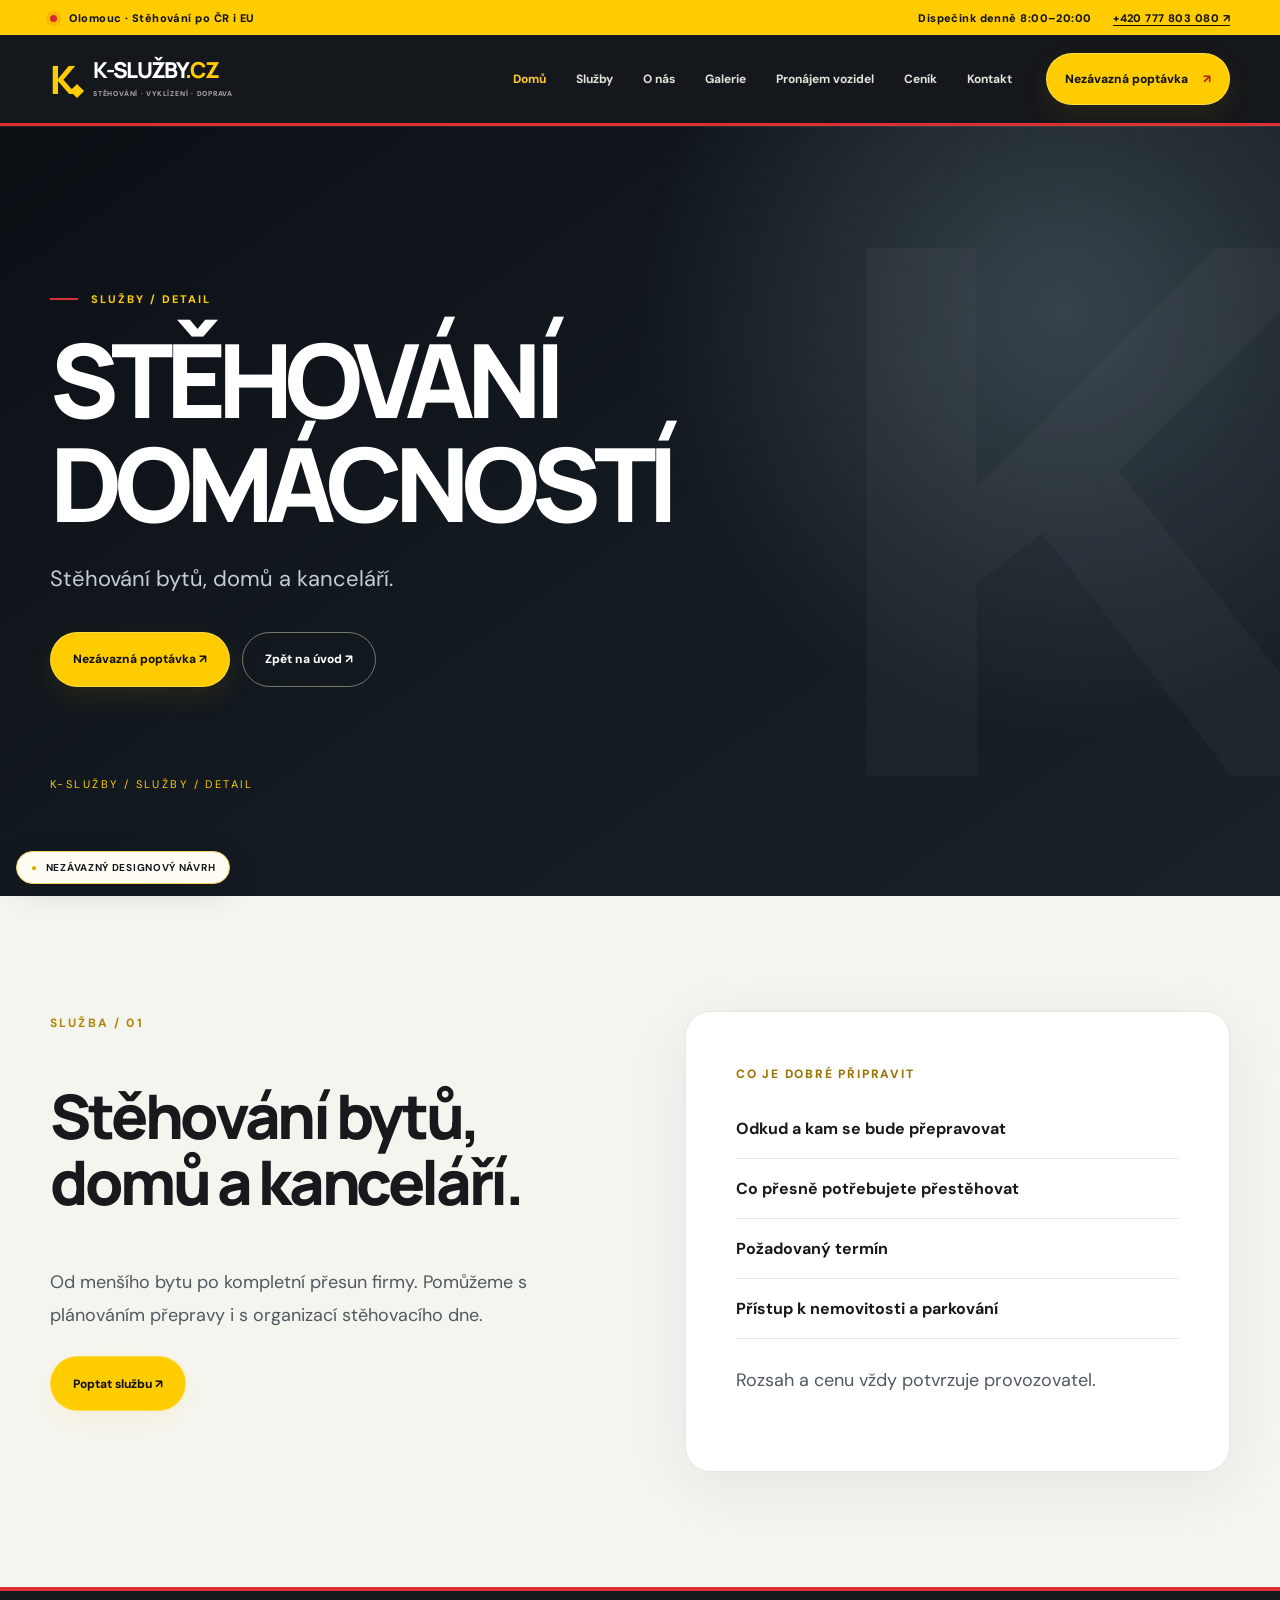
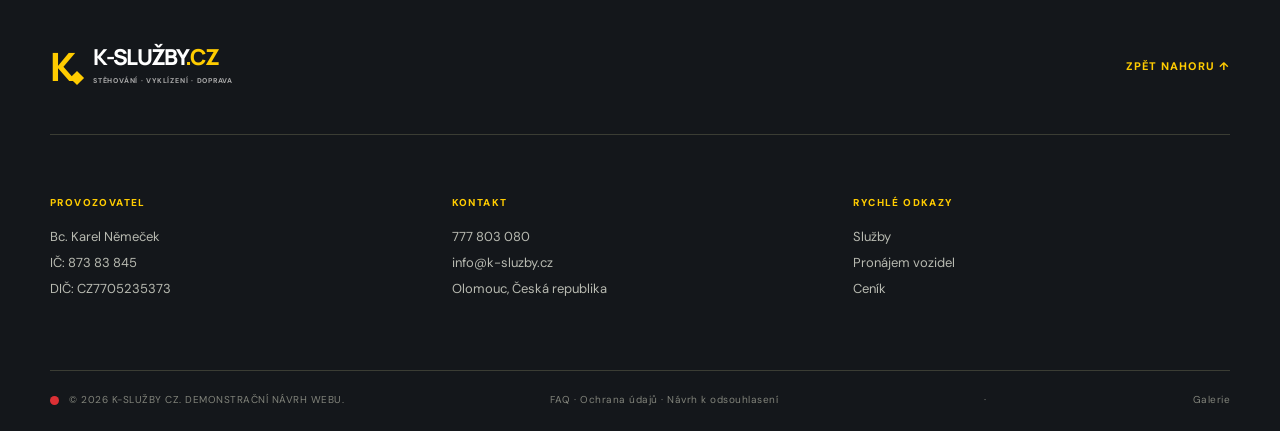
<file: stehovani.html>
<!DOCTYPE html>

<html lang="cs"><head><meta charset="utf-8"/><meta content="width=device-width, initial-scale=1" name="viewport"/><meta content="#14171b" name="theme-color"/><meta content="Stěhování bytů, domů a kanceláří." name="description"/><title>Stěhování domácností | K-Služby CZ</title><meta content="K-Služby CZ | Stěhování bez starostí" property="og:title"/><meta content="Stěhování, vyklízení, doprava a pronájem dodávek." property="og:description"/><link href="https://fonts.googleapis.com" rel="preconnect"/><link crossorigin="" href="https://fonts.gstatic.com" rel="preconnect"/><link href="https://fonts.googleapis.com/css2?family=DM+Sans:wght@400;500;600;700&amp;family=Manrope:wght@400;500;600;700;800&amp;display=swap" rel="stylesheet"/><link href="styles.css" rel="stylesheet"/><link href="premium.css" rel="stylesheet"/><link href="ultimate.css" rel="stylesheet"/><link href="studio.css" rel="stylesheet"/><link href="ultimate.css" rel="stylesheet"/><script defer="" src="script.js"></script><script defer="" src="studio.js"></script><script defer="" src="v6.js"></script><link href="brand-v16.css" rel="stylesheet"/><link rel="stylesheet" href="brand-v17.css"/><link rel="stylesheet" href="hamburger-v19.css"></head><body>
<div class="topbar"><div class="container topbar-inner"><span><i class="status-dot"></i> Olomouc · Stěhování po ČR i EU</span><span>Dispečink denně 8:00–20:00 <a href="tel:+420777803080">+420 777 803 080 ↗</a></span></div></div>
<header class="header" id="top"><div class="container nav"><a aria-label="K-Služby CZ – úvod" class="brand" href="index.html"><span class="brand-icon">K<span class="brand-square"></span></span><span class="brand-text">K-SLUŽBY<span class="brand-cz">.CZ</span><small>STĚHOVÁNÍ · VYKLÍZENÍ · DOPRAVA</small></span></a><nav aria-label="Hlavní navigace" class="desktop-nav"><a class="nav-home" href="index.html">Domů</a><a href="sluzby.html">Služby</a><a href="o-nas.html">O nás</a><a href="galerie.html">Galerie</a><a href="pronajem.html">Pronájem vozidel</a><a href="cenik.html">Ceník</a><a href="kontakt.html">Kontakt</a></nav><a class="nav-cta" href="kontakt.html">Nezávazná poptávka <span>↗</span></a><button aria-expanded="false" aria-label="Otevřít menu" class="menu-btn"><span></span><span></span></button></div><nav aria-label="Mobilní navigace" class="mobile-nav"><a class="nav-home" href="index.html">Domů</a><a href="sluzby.html">Služby</a><a href="o-nas.html">O nás</a><a href="galerie.html">Galerie</a><a href="pronajem.html">Pronájem vozidel</a><a href="cenik.html">Ceník</a><a href="kontakt.html">Kontakt</a></nav></header>
<main class="studio-page"><section class="studio-page-hero"><div class="container"><div class="eyebrow"><span class="line"></span>SLUŽBY / DETAIL</div><h1>STĚHOVÁNÍ<br/>DOMÁCNOSTÍ</h1><p>Stěhování bytů, domů a kanceláří.</p><div class="hero-actions"><a class="btn btn-yellow" href="kontakt.html">Nezávazná poptávka ↗</a><a class="btn btn-outline" href="index.html">Zpět na úvod ↗</a></div><span class="studio-page-index">K-SLUŽBY / SLUŽBY / DETAIL</span></div></section><section class="studio-content"><div class="container studio-split"><div><span class="overline">SLUŽBA / 01</span><h2>Stěhování bytů, domů a kanceláří.</h2><p>Od menšího bytu po kompletní přesun firmy. Pomůžeme s plánováním přepravy i s organizací stěhovacího dne.</p><a class="btn btn-yellow" href="kontakt.html">Poptat službu ↗</a></div><div class="studio-feature"><span>CO JE DOBRÉ PŘIPRAVIT</span><ul><li>Odkud a kam se bude přepravovat</li><li>Co přesně potřebujete přestěhovat</li><li>Požadovaný termín</li><li>Přístup k nemovitosti a parkování</li></ul><p>Rozsah a cenu vždy potvrzuje provozovatel.</p></div></div></section></main><footer class="footer"><div class="container"><div class="footer-top"><a class="brand footer-brand" href="index.html"><span class="brand-icon">K<span class="brand-square"></span></span><span class="brand-text">K-SLUŽBY<span class="brand-cz">.CZ</span><small>STĚHOVÁNÍ · VYKLÍZENÍ · DOPRAVA</small></span></a><a class="back-top" href="index.html">ZPĚT NAHORU ↑</a></div><div class="footer-main"><div><span>PROVOZOVATEL</span><p>Bc. Karel Němeček<br/>IČ: 873 83 845<br/>DIČ: CZ7705235373</p></div><div><span>KONTAKT</span><p><a href="tel:+420777803080">777 803 080</a><br/><a href="mailto:info@k-sluzby.cz">info@k-sluzby.cz</a><br/>Olomouc, Česká republika</p></div><div><span>RYCHLÉ ODKAZY</span><p><a href="sluzby.html">Služby</a><br/><a href="pronajem.html">Pronájem vozidel</a><br/><a href="cenik.html">Ceník</a></p></div></div><div class="footer-bottom"><span>© <span id="year"></span> K-SLUŽBY CZ. DEMONSTRAČNÍ NÁVRH WEBU.</span><span><a href="faq.html">FAQ</a> · <a href="ochrana-udaju.html">Ochrana údajů</a> · Návrh k odsouhlasení</span> · <a href="galerie.html">Galerie</a></div></div></footer>
<div class="site-demo-ribbon">NEZÁVAZNÝ DESIGNOVÝ NÁVRH</div></body></html>
</file>
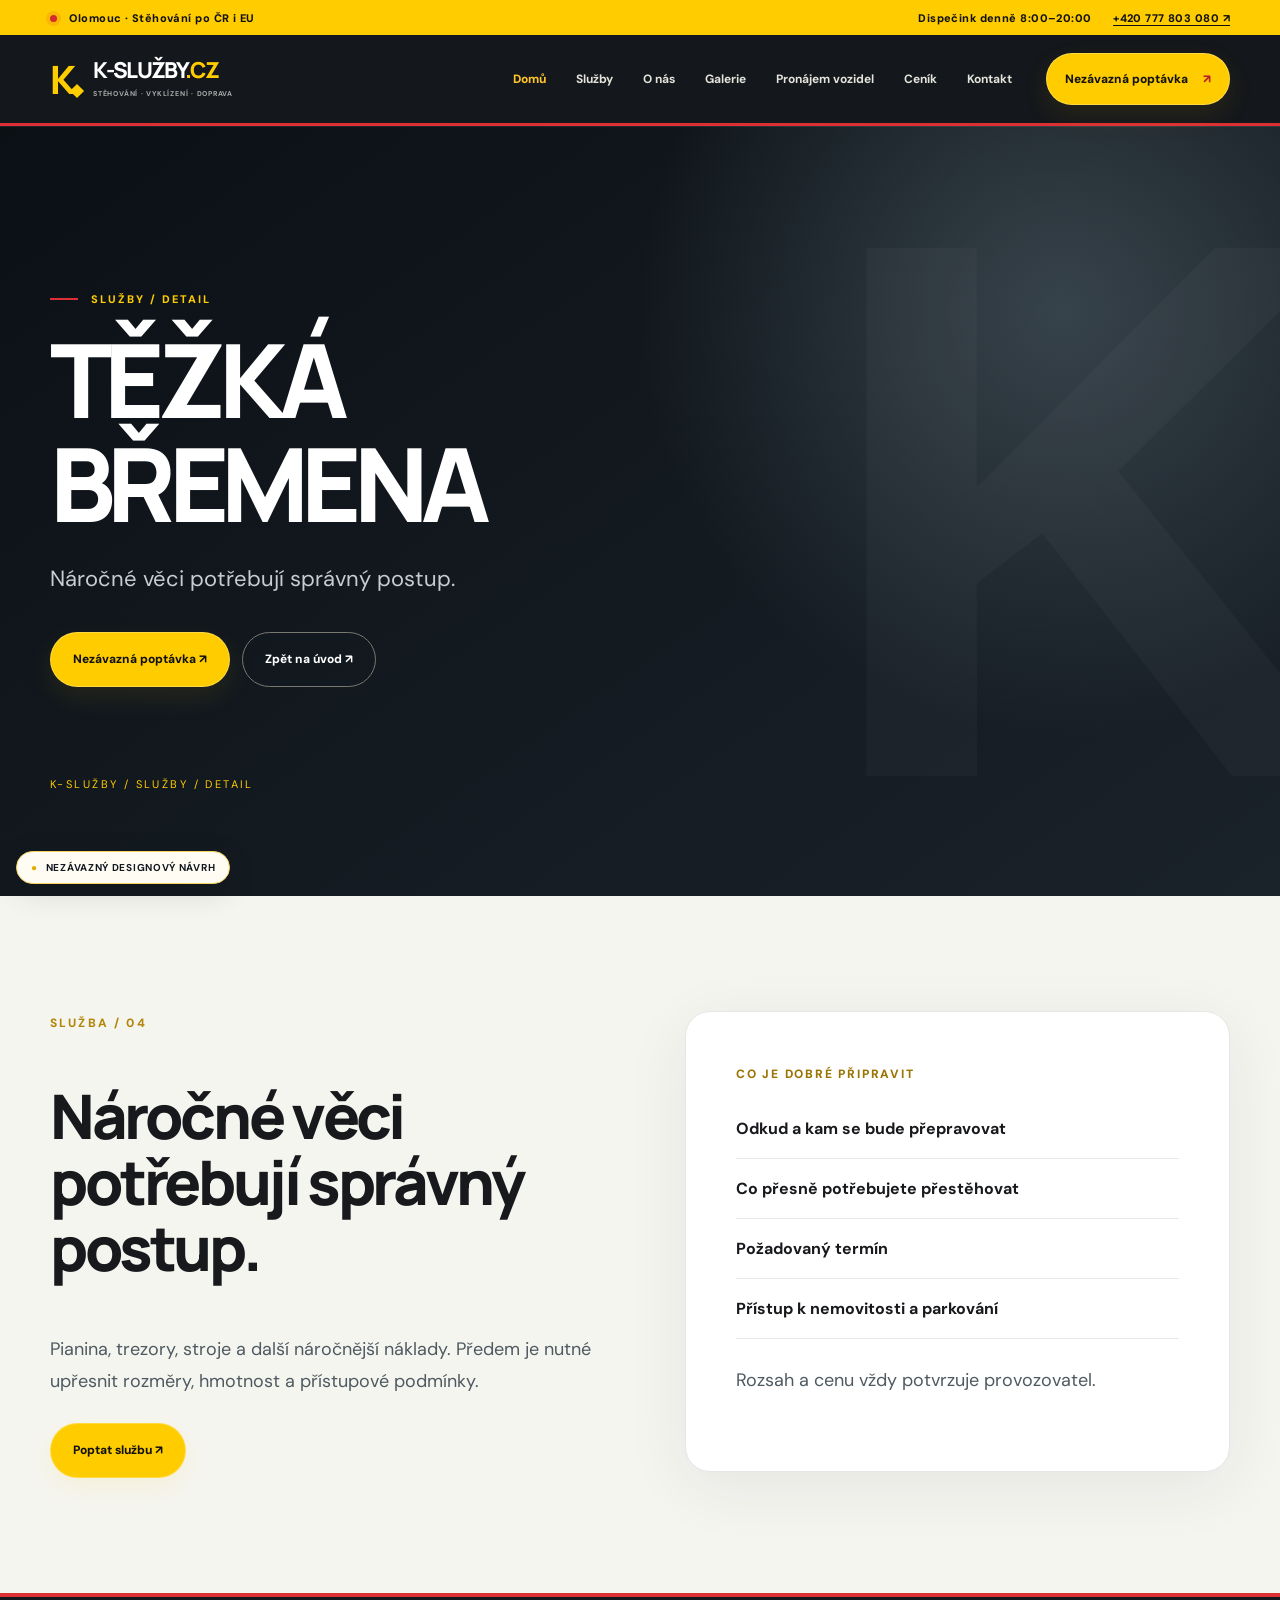
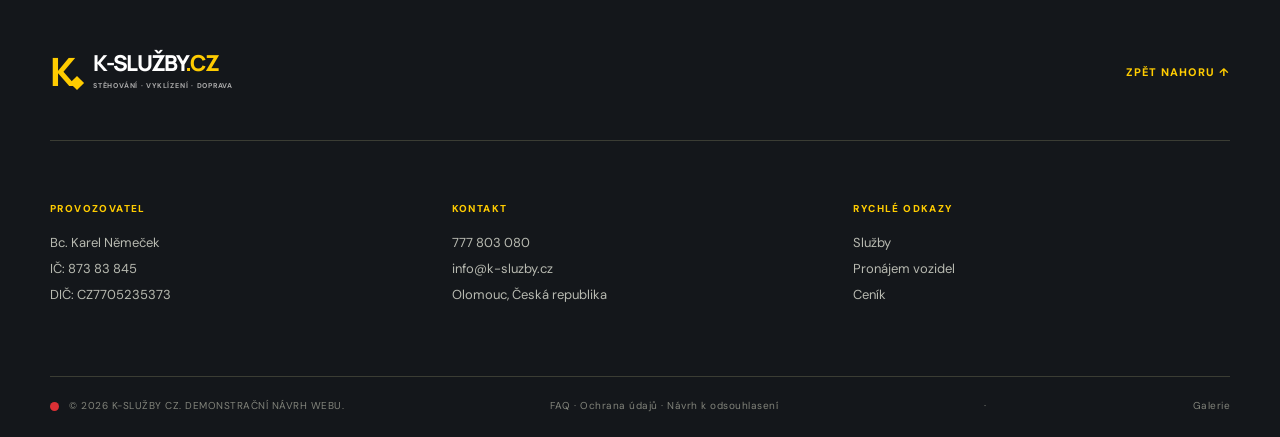
<file: tezka-bremena.html>
<!DOCTYPE html>

<html lang="cs"><head><meta charset="utf-8"/><meta content="width=device-width, initial-scale=1" name="viewport"/><meta content="#14171b" name="theme-color"/><meta content="Náročné věci potřebují správný postup." name="description"/><title>Těžká břemena | K-Služby CZ</title><meta content="K-Služby CZ | Stěhování bez starostí" property="og:title"/><meta content="Stěhování, vyklízení, doprava a pronájem dodávek." property="og:description"/><link href="https://fonts.googleapis.com" rel="preconnect"/><link crossorigin="" href="https://fonts.gstatic.com" rel="preconnect"/><link href="https://fonts.googleapis.com/css2?family=DM+Sans:wght@400;500;600;700&amp;family=Manrope:wght@400;500;600;700;800&amp;display=swap" rel="stylesheet"/><link href="styles.css" rel="stylesheet"/><link href="premium.css" rel="stylesheet"/><link href="ultimate.css" rel="stylesheet"/><link href="studio.css" rel="stylesheet"/><link href="ultimate.css" rel="stylesheet"/><script defer="" src="script.js"></script><script defer="" src="studio.js"></script><script defer="" src="v6.js"></script><link href="brand-v16.css" rel="stylesheet"/><link rel="stylesheet" href="brand-v17.css"/><link rel="stylesheet" href="hamburger-v19.css"></head><body>
<div class="topbar"><div class="container topbar-inner"><span><i class="status-dot"></i> Olomouc · Stěhování po ČR i EU</span><span>Dispečink denně 8:00–20:00 <a href="tel:+420777803080">+420 777 803 080 ↗</a></span></div></div>
<header class="header" id="top"><div class="container nav"><a aria-label="K-Služby CZ – úvod" class="brand" href="index.html"><span class="brand-icon">K<span class="brand-square"></span></span><span class="brand-text">K-SLUŽBY<span class="brand-cz">.CZ</span><small>STĚHOVÁNÍ · VYKLÍZENÍ · DOPRAVA</small></span></a><nav aria-label="Hlavní navigace" class="desktop-nav"><a class="nav-home" href="index.html">Domů</a><a href="sluzby.html">Služby</a><a href="o-nas.html">O nás</a><a href="galerie.html">Galerie</a><a href="pronajem.html">Pronájem vozidel</a><a href="cenik.html">Ceník</a><a href="kontakt.html">Kontakt</a></nav><a class="nav-cta" href="kontakt.html">Nezávazná poptávka <span>↗</span></a><button aria-expanded="false" aria-label="Otevřít menu" class="menu-btn"><span></span><span></span></button></div><nav aria-label="Mobilní navigace" class="mobile-nav"><a class="nav-home" href="index.html">Domů</a><a href="sluzby.html">Služby</a><a href="o-nas.html">O nás</a><a href="galerie.html">Galerie</a><a href="pronajem.html">Pronájem vozidel</a><a href="cenik.html">Ceník</a><a href="kontakt.html">Kontakt</a></nav></header>
<main class="studio-page"><section class="studio-page-hero"><div class="container"><div class="eyebrow"><span class="line"></span>SLUŽBY / DETAIL</div><h1>TĚŽKÁ<br/>BŘEMENA</h1><p>Náročné věci potřebují správný postup.</p><div class="hero-actions"><a class="btn btn-yellow" href="kontakt.html">Nezávazná poptávka ↗</a><a class="btn btn-outline" href="index.html">Zpět na úvod ↗</a></div><span class="studio-page-index">K-SLUŽBY / SLUŽBY / DETAIL</span></div></section><section class="studio-content"><div class="container studio-split"><div><span class="overline">SLUŽBA / 04</span><h2>Náročné věci potřebují správný postup.</h2><p>Pianina, trezory, stroje a další náročnější náklady. Předem je nutné upřesnit rozměry, hmotnost a přístupové podmínky.</p><a class="btn btn-yellow" href="kontakt.html">Poptat službu ↗</a></div><div class="studio-feature"><span>CO JE DOBRÉ PŘIPRAVIT</span><ul><li>Odkud a kam se bude přepravovat</li><li>Co přesně potřebujete přestěhovat</li><li>Požadovaný termín</li><li>Přístup k nemovitosti a parkování</li></ul><p>Rozsah a cenu vždy potvrzuje provozovatel.</p></div></div></section></main><footer class="footer"><div class="container"><div class="footer-top"><a class="brand footer-brand" href="index.html"><span class="brand-icon">K<span class="brand-square"></span></span><span class="brand-text">K-SLUŽBY<span class="brand-cz">.CZ</span><small>STĚHOVÁNÍ · VYKLÍZENÍ · DOPRAVA</small></span></a><a class="back-top" href="index.html">ZPĚT NAHORU ↑</a></div><div class="footer-main"><div><span>PROVOZOVATEL</span><p>Bc. Karel Němeček<br/>IČ: 873 83 845<br/>DIČ: CZ7705235373</p></div><div><span>KONTAKT</span><p><a href="tel:+420777803080">777 803 080</a><br/><a href="mailto:info@k-sluzby.cz">info@k-sluzby.cz</a><br/>Olomouc, Česká republika</p></div><div><span>RYCHLÉ ODKAZY</span><p><a href="sluzby.html">Služby</a><br/><a href="pronajem.html">Pronájem vozidel</a><br/><a href="cenik.html">Ceník</a></p></div></div><div class="footer-bottom"><span>© <span id="year"></span> K-SLUŽBY CZ. DEMONSTRAČNÍ NÁVRH WEBU.</span><span><a href="faq.html">FAQ</a> · <a href="ochrana-udaju.html">Ochrana údajů</a> · Návrh k odsouhlasení</span> · <a href="galerie.html">Galerie</a></div></div></footer>
<div class="site-demo-ribbon">NEZÁVAZNÝ DESIGNOVÝ NÁVRH</div></body></html>
</file>
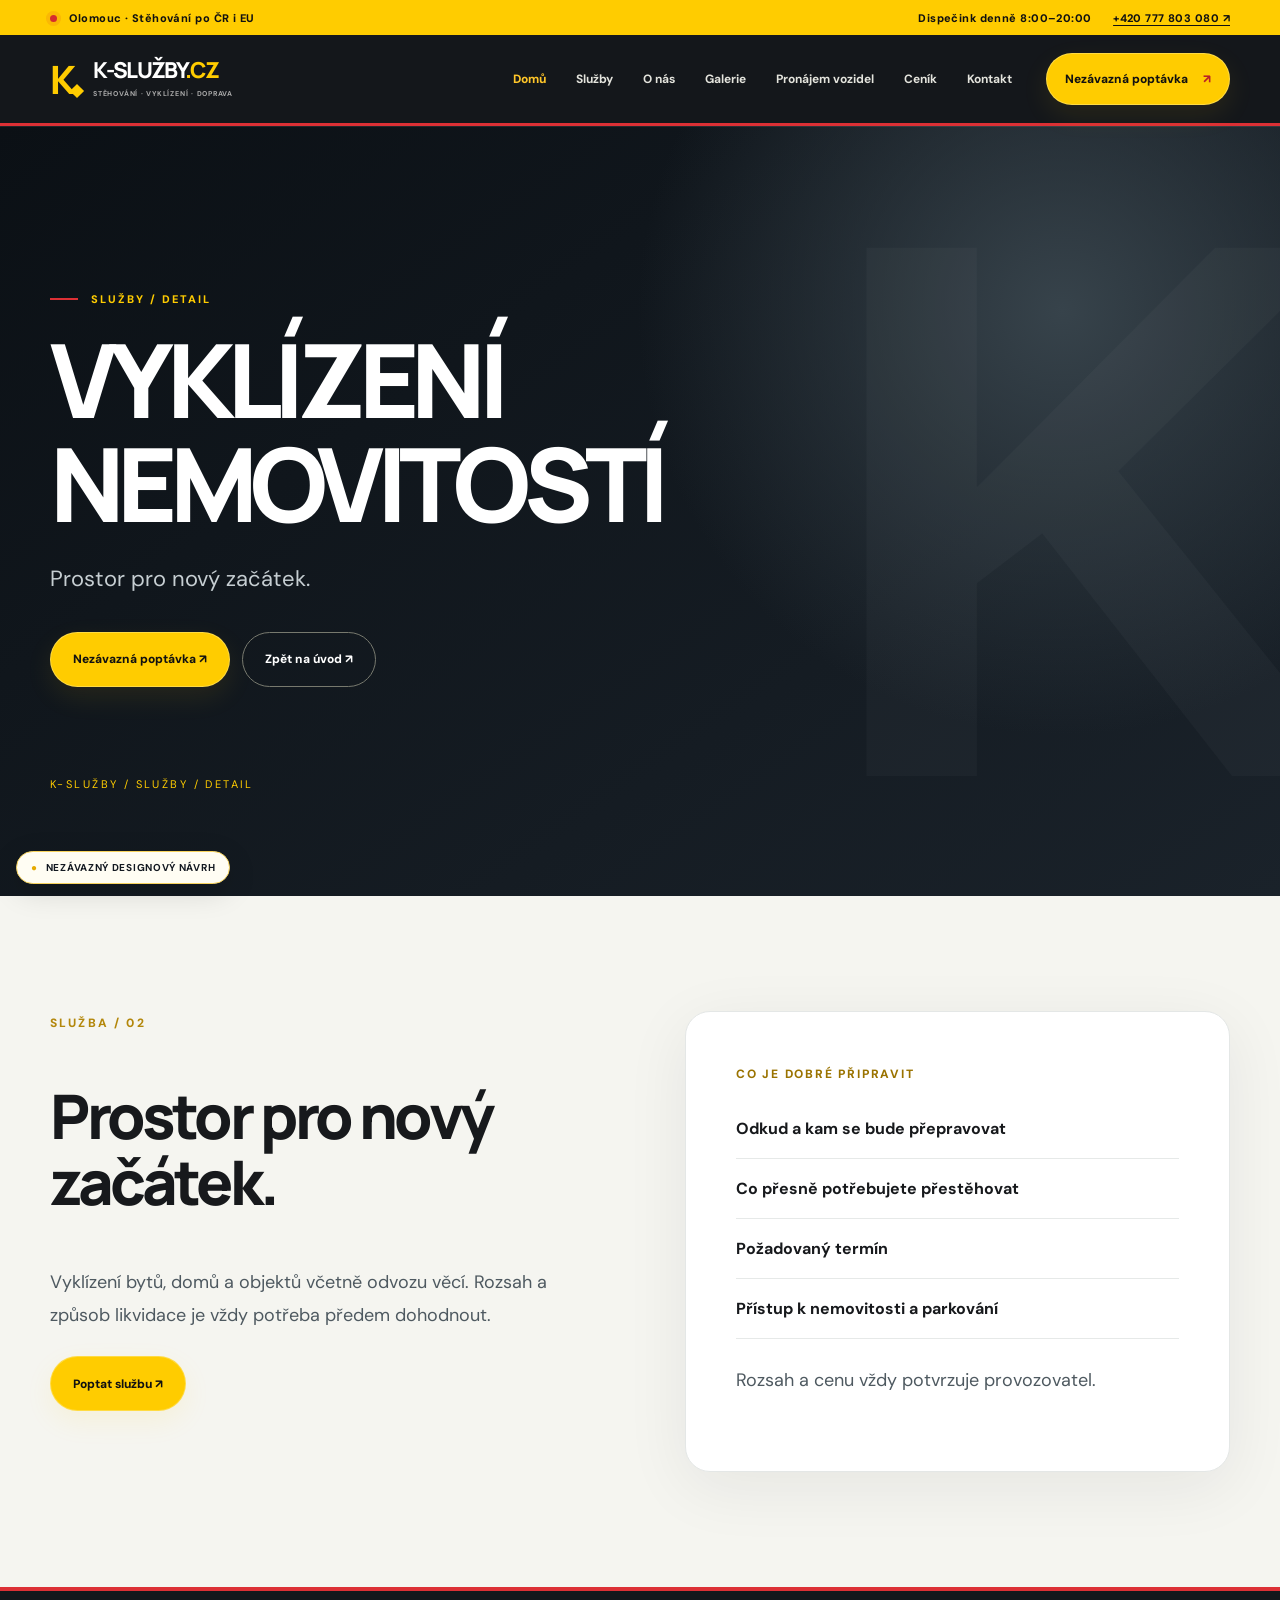
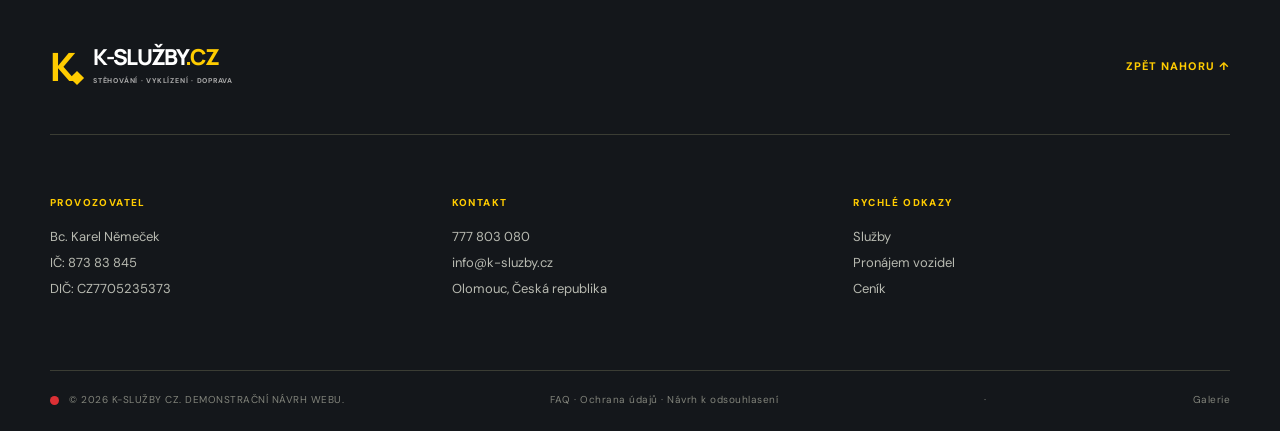
<file: vyklizeni.html>
<!DOCTYPE html>

<html lang="cs"><head><meta charset="utf-8"/><meta content="width=device-width, initial-scale=1" name="viewport"/><meta content="#14171b" name="theme-color"/><meta content="Prostor pro nový začátek." name="description"/><title>Vyklízení nemovitostí | K-Služby CZ</title><meta content="K-Služby CZ | Stěhování bez starostí" property="og:title"/><meta content="Stěhování, vyklízení, doprava a pronájem dodávek." property="og:description"/><link href="https://fonts.googleapis.com" rel="preconnect"/><link crossorigin="" href="https://fonts.gstatic.com" rel="preconnect"/><link href="https://fonts.googleapis.com/css2?family=DM+Sans:wght@400;500;600;700&amp;family=Manrope:wght@400;500;600;700;800&amp;display=swap" rel="stylesheet"/><link href="styles.css" rel="stylesheet"/><link href="premium.css" rel="stylesheet"/><link href="ultimate.css" rel="stylesheet"/><link href="studio.css" rel="stylesheet"/><link href="ultimate.css" rel="stylesheet"/><script defer="" src="script.js"></script><script defer="" src="studio.js"></script><script defer="" src="v6.js"></script><link href="brand-v16.css" rel="stylesheet"/><link rel="stylesheet" href="brand-v17.css"/><link rel="stylesheet" href="hamburger-v19.css"></head><body>
<div class="topbar"><div class="container topbar-inner"><span><i class="status-dot"></i> Olomouc · Stěhování po ČR i EU</span><span>Dispečink denně 8:00–20:00 <a href="tel:+420777803080">+420 777 803 080 ↗</a></span></div></div>
<header class="header" id="top"><div class="container nav"><a aria-label="K-Služby CZ – úvod" class="brand" href="index.html"><span class="brand-icon">K<span class="brand-square"></span></span><span class="brand-text">K-SLUŽBY<span class="brand-cz">.CZ</span><small>STĚHOVÁNÍ · VYKLÍZENÍ · DOPRAVA</small></span></a><nav aria-label="Hlavní navigace" class="desktop-nav"><a class="nav-home" href="index.html">Domů</a><a href="sluzby.html">Služby</a><a href="o-nas.html">O nás</a><a href="galerie.html">Galerie</a><a href="pronajem.html">Pronájem vozidel</a><a href="cenik.html">Ceník</a><a href="kontakt.html">Kontakt</a></nav><a class="nav-cta" href="kontakt.html">Nezávazná poptávka <span>↗</span></a><button aria-expanded="false" aria-label="Otevřít menu" class="menu-btn"><span></span><span></span></button></div><nav aria-label="Mobilní navigace" class="mobile-nav"><a class="nav-home" href="index.html">Domů</a><a href="sluzby.html">Služby</a><a href="o-nas.html">O nás</a><a href="galerie.html">Galerie</a><a href="pronajem.html">Pronájem vozidel</a><a href="cenik.html">Ceník</a><a href="kontakt.html">Kontakt</a></nav></header>
<main class="studio-page"><section class="studio-page-hero"><div class="container"><div class="eyebrow"><span class="line"></span>SLUŽBY / DETAIL</div><h1>VYKLÍZENÍ<br/>NEMOVITOSTÍ</h1><p>Prostor pro nový začátek.</p><div class="hero-actions"><a class="btn btn-yellow" href="kontakt.html">Nezávazná poptávka ↗</a><a class="btn btn-outline" href="index.html">Zpět na úvod ↗</a></div><span class="studio-page-index">K-SLUŽBY / SLUŽBY / DETAIL</span></div></section><section class="studio-content"><div class="container studio-split"><div><span class="overline">SLUŽBA / 02</span><h2>Prostor pro nový začátek.</h2><p>Vyklízení bytů, domů a objektů včetně odvozu věcí. Rozsah a způsob likvidace je vždy potřeba předem dohodnout.</p><a class="btn btn-yellow" href="kontakt.html">Poptat službu ↗</a></div><div class="studio-feature"><span>CO JE DOBRÉ PŘIPRAVIT</span><ul><li>Odkud a kam se bude přepravovat</li><li>Co přesně potřebujete přestěhovat</li><li>Požadovaný termín</li><li>Přístup k nemovitosti a parkování</li></ul><p>Rozsah a cenu vždy potvrzuje provozovatel.</p></div></div></section></main><footer class="footer"><div class="container"><div class="footer-top"><a class="brand footer-brand" href="index.html"><span class="brand-icon">K<span class="brand-square"></span></span><span class="brand-text">K-SLUŽBY<span class="brand-cz">.CZ</span><small>STĚHOVÁNÍ · VYKLÍZENÍ · DOPRAVA</small></span></a><a class="back-top" href="index.html">ZPĚT NAHORU ↑</a></div><div class="footer-main"><div><span>PROVOZOVATEL</span><p>Bc. Karel Němeček<br/>IČ: 873 83 845<br/>DIČ: CZ7705235373</p></div><div><span>KONTAKT</span><p><a href="tel:+420777803080">777 803 080</a><br/><a href="mailto:info@k-sluzby.cz">info@k-sluzby.cz</a><br/>Olomouc, Česká republika</p></div><div><span>RYCHLÉ ODKAZY</span><p><a href="sluzby.html">Služby</a><br/><a href="pronajem.html">Pronájem vozidel</a><br/><a href="cenik.html">Ceník</a></p></div></div><div class="footer-bottom"><span>© <span id="year"></span> K-SLUŽBY CZ. DEMONSTRAČNÍ NÁVRH WEBU.</span><span><a href="faq.html">FAQ</a> · <a href="ochrana-udaju.html">Ochrana údajů</a> · Návrh k odsouhlasení</span> · <a href="galerie.html">Galerie</a></div></div></footer>
<div class="site-demo-ribbon">NEZÁVAZNÝ DESIGNOVÝ NÁVRH</div></body></html>
</file>
<file: styles.css>
:root{--ink:#151611;--black:#10110e;--yellow:#f5bf1b;--cream:#f7f6f0;--muted:#71736d;--line:#dddcd4}*{box-sizing:border-box}html{scroll-behavior:smooth;scroll-padding-top:85px}body{margin:0;font-family:'DM Sans',sans-serif;color:var(--ink);background:var(--cream);overflow-x:hidden}a{color:inherit;text-decoration:none}button,input,select,textarea{font:inherit}button{cursor:pointer}.container{width:min(1360px,calc(100% - 100px));margin:auto}.topbar{background:var(--yellow);font-size:11px;font-weight:800;letter-spacing:.04em}.topbar-inner{min-height:35px;display:flex;align-items:center;justify-content:space-between;gap:16px}.topbar a{margin-left:18px;text-decoration:underline;text-underline-offset:3px}.status-dot{display:inline-block;width:7px;height:7px;border-radius:50%;background:#1d7b3e;margin-right:9px;box-shadow:0 0 0 4px #2d7b3420}.header{position:sticky;top:0;z-index:50;background:#141510;box-shadow:0 1px 0 #ffffff16}.nav{min-height:87px;display:flex;align-items:center;gap:34px}.brand{display:inline-flex;align-items:center;gap:11px;color:#fff;flex-shrink:0}.brand-icon{font:900 39px/1 Manrope,sans-serif;letter-spacing:-.15em;color:var(--yellow);position:relative;padding-right:12px}.brand-square{position:absolute;width:10px;height:10px;right:0;bottom:3px;background:var(--yellow);transform:rotate(45deg)}.brand-text{font:800 20px/1.08 Manrope,sans-serif;letter-spacing:-.075em}.brand-cz{color:var(--yellow)}.brand-text small{display:block;font:700 7px/1.6 'DM Sans',sans-serif;letter-spacing:.11em;margin-top:5px;color:#aaa}.desktop-nav{display:flex;gap:30px;margin-left:auto}.desktop-nav a{font-size:12px;font-weight:700;color:#e4e4dd;transition:color .2s}.desktop-nav a:hover{color:var(--yellow)}.nav-cta{background:var(--yellow);padding:17px 18px;font-size:12px;font-weight:800;white-space:nowrap}.nav-cta span{margin-left:12px}.menu-btn,.mobile-nav{display:none}.hero{background:#141510;color:#fff;position:relative;overflow:hidden}.hero-glow{position:absolute;left:-25%;top:-45%;width:70%;aspect-ratio:1;background:radial-gradient(circle,#44441d35,transparent 65%);pointer-events:none}.hero-grid{min-height:660px;display:grid;grid-template-columns:1.05fr .95fr;align-items:center;gap:4%;padding:54px 0 58px}.hero-copy{position:relative;z-index:2}.eyebrow{display:flex;align-items:center;gap:13px;font-size:11px;letter-spacing:.18em;font-weight:800;color:var(--yellow)}.eyebrow .line{height:2px;width:28px;background:currentColor}.eyebrow.dark{color:#807b69}.hero h1,h2,h3{font-family:Manrope,sans-serif}.hero h1{font-size:clamp(53px,6vw,99px);line-height:1.04;letter-spacing:-.095em;font-weight:800;margin:28px 0}.hero h1 em,h2 em,h3 em{font-style:normal;color:var(--yellow)}.hero h1 .outline{-webkit-text-stroke:1.5px #e7e8e2;color:transparent}.hero-copy>p{max-width:540px;color:#b6b7af;font-size:16px;line-height:1.8}.hero-actions{display:flex;flex-wrap:wrap;gap:12px;margin-top:34px}.btn{min-height:55px;display:inline-flex;align-items:center;justify-content:space-between;gap:32px;padding:0 22px;font-size:12px;font-weight:800;transition:transform .25s,background .25s}.btn:hover{transform:translateY(-3px)}.btn-yellow{background:var(--yellow);color:#111}.btn-yellow:hover{background:#ffce3c}.btn-outline{border:1px solid #77796e;color:#fff}.btn-outline:hover{background:#ffffff18}.hero-proof{display:flex;gap:0;margin-top:65px}.proof{padding-right:27px;margin-right:27px;border-right:1px solid #484a42}.proof:last-child{border:0;margin:0}.proof strong{font:800 20px Manrope;display:block;letter-spacing:-.05em}.proof span{font-size:10px;color:#999b92}.hero-visual{height:545px;position:relative;isolation:isolate}.photo{background-position:center;background-size:cover}.hero-photo{position:absolute;inset:0;background-image:linear-gradient(180deg,#15161105,#1516116b),url('https://images.unsplash.com/photo-1600585154340-be6161a56a0c?auto=format&fit=crop&w=1400&q=85');background-color:#4c4b3c}.visual-overlay{position:absolute;inset:0;background:linear-gradient(180deg,transparent 40%,#10110eea 100%)}.hero-visual:before{content:'';position:absolute;z-index:2;left:-12px;top:28px;height:105px;width:12px;background:var(--yellow)}.photo-label{position:absolute;z-index:3;bottom:40px;left:37px}.tiny,.service-mini,.overline{font-size:10px;letter-spacing:.14em;font-weight:800}.photo-label .tiny{color:var(--yellow)}.photo-label strong{font:800 clamp(24px,2.5vw,38px)/1.17 Manrope;letter-spacing:-.06em;display:block;margin-top:12px}.floating-tag{position:absolute;z-index:3;top:30px;right:-17px;background:var(--yellow);color:#111;display:flex;gap:13px;align-items:center;padding:16px 20px;font-size:10px;line-height:1.5;letter-spacing:.08em;font-weight:700}.tag-icon{font-size:25px}.hero-bottom{display:flex;justify-content:space-between;padding:0 0 23px;font-size:9px;font-weight:800;letter-spacing:.16em;color:#85877e}.hero-bottom a{color:var(--yellow)}.hero-bottom a span{margin-left:15px}.ticker{background:var(--yellow);overflow:hidden;white-space:nowrap}.ticker-track{width:max-content;animation:marquee 32s linear infinite;padding:16px 0;font:800 14px Manrope;letter-spacing:.08em}.ticker-track span{margin:0 38px}@keyframes marquee{to{transform:translateX(-50%)}}.section{padding:115px 0}.section-head{display:flex;align-items:end;justify-content:space-between;gap:50px;margin-bottom:43px}.section-head h2,.why h2,.contact h2{font-size:clamp(35px,4.3vw,65px);line-height:1.11;letter-spacing:-.085em;font-weight:800;margin:22px 0 0}.section-head h2 em,.process h2 em,.fleet h2 em{color:#b29b35}.section-head>p{max-width:310px;font-size:14px;color:#6e706a;line-height:1.8;margin-bottom:5px}.services-grid{display:grid;grid-template-columns:1.18fr 1fr 1fr;grid-template-rows:295px 295px;gap:15px}.service-card{position:relative;overflow:hidden;padding:27px;display:flex;flex-direction:column;justify-content:space-between;transition:transform .3s}.service-card:hover{transform:translateY(-5px)}.service-card.featured{grid-row:span 2;color:#fff;background:#353c35}.service-img{position:absolute;inset:0;background:linear-gradient(180deg,#1112,#111b),url('https://images.unsplash.com/photo-1581578731548-c64695cc6952?auto=format&fit=crop&w=1000&q=85') center/cover}.service-shade{position:absolute;inset:0;background:linear-gradient(180deg,#0006,#0001 40%,#000d)}.service-top,.service-bottom{position:relative;z-index:1}.service-top{display:flex;justify-content:space-between;align-items:center;font-size:9px;font-weight:800;letter-spacing:.12em}.arrow-circle{border:1px solid currentColor;border-radius:50%;height:30px;width:30px;display:grid;place-items:center;font-size:15px}.service-bottom h3{font-size:clamp(24px,2.5vw,37px);line-height:1.14;letter-spacing:-.065em;margin:13px 0}.service-bottom p{font-size:12px;line-height:1.7;max-width:310px;opacity:.75}.service-bottom a{display:inline-flex;gap:20px;border-bottom:1px solid currentColor;padding-bottom:9px;font-size:11px;font-weight:800;margin-top:12px}.service-bottom a span{margin-left:auto}.light-card{background:#e8e6db}.dark-card{background:#242721;color:#fff}.accent-card{background:var(--yellow)}.service-icon{font:800 65px Manrope;opacity:.17;text-align:right}.more-services{border-top:1px solid #d4d2c9;display:flex;gap:60px;padding:25px 0 0;margin-top:30px}.more-services>span{white-space:nowrap;font-size:10px;font-weight:800;letter-spacing:.12em}.more-services div{font-size:13px;color:#6a6b64;display:flex;flex-wrap:wrap;gap:12px 24px}.more-services b{color:#b7a02d}.why{background:#191b16;color:#fff}.why-grid{display:grid;grid-template-columns:1fr 1fr;gap:12%}.why h2{font-size:clamp(50px,5.1vw,78px);margin:26px 0}.why-left>p{color:#a9aaa1;max-width:360px;line-height:1.8;font-size:14px}.text-link{display:inline-flex;gap:70px;border-bottom:1px solid var(--yellow);padding:14px 0;margin-top:25px;font-size:12px;font-weight:800;color:var(--yellow)}.why-right{padding-top:12px}.why-item{display:grid;grid-template-columns:36px 1fr 20px;gap:20px;padding:30px 0;border-bottom:1px solid #43453e}.why-item:first-child{border-top:1px solid #43453e}.why-no{font-size:12px;color:var(--yellow)}.why-item h3{font-size:20px;letter-spacing:-.05em;margin:0 0 8px}.why-item p{font-size:13px;line-height:1.65;color:#a2a49c;margin:0}.why-mark{color:var(--yellow)}.fleet{background:#f1f0e9}.fleet-grid{display:grid;grid-template-columns:1fr 1fr;gap:20px}.vehicle{background:#fff}.vehicle-image{height:310px;background:radial-gradient(ellipse at 50% 90%,#b3b1a2 0,transparent 48%),linear-gradient(135deg,#d8d8ce,#eeede5);position:relative;display:grid;place-items:center;overflow:hidden}.vehicle-image.second{background:radial-gradient(ellipse at 50% 90%,#b8b4a1,transparent 48%),linear-gradient(135deg,#e8e4d7,#c9c9c0)}.vehicle-chip{position:absolute;top:25px;left:25px;font-size:10px;font-weight:800;letter-spacing:.12em;z-index:3}.vehicle-art{width:82%;height:155px;position:relative;transform:skewY(-2deg)}.van-body{position:absolute;left:5%;top:18%;width:87%;height:58%;background:linear-gradient(155deg,#f7f6f0 0%,#e3e3df 65%,#bbbcb8 100%);border-radius:9px 6px 5px 5px;box-shadow:10px 25px 20px #0002;border-bottom:8px solid #8d908a}.van-body:before{content:'';position:absolute;left:10%;top:15%;width:54%;height:45%;border:2px solid #b3b5af;border-radius:3px}.van-cabin{position:absolute;right:-10%;top:13%;width:28%;height:87%;background:linear-gradient(145deg,#fff,#c5c8c5);clip-path:polygon(0 0,67% 0,100% 35%,100% 100%,0 100%);border-radius:4px}.van-windshield{position:absolute;right:-5%;top:22%;width:16%;height:32%;background:#56676a;clip-path:polygon(0 0,60% 0,100% 100%,0 100%)}.wheel{position:absolute;bottom:-16%;width:17%;aspect-ratio:1;border-radius:50%;background:radial-gradient(circle,#aaa 0 20%,#444 22% 38%,#161817 40% 65%,#454745 67%);border:3px solid #292b28}.w1{left:13%}.w2{right:-5%}.van-body>span{position:absolute;left:29%;top:51%;font:900 16px Manrope;letter-spacing:-.05em;color:#222}.van-small .van-body{width:80%;left:9%;top:24%;height:53%}.vehicle-body{padding:32px;display:grid;grid-template-columns:1fr auto}.vehicle-body .overline{color:#898a81}.vehicle-body h3{font-size:31px;letter-spacing:-.065em;margin:7px 0 18px}.volume{font:800 42px Manrope;letter-spacing:-.08em}.volume small{font-size:17px}.vehicle-specs{grid-column:1/-1;display:flex;gap:18px;flex-wrap:wrap;border-top:1px solid #e5e5de;padding-top:19px;font-size:12px;color:#666a60}.vehicle-specs span:before{content:'✓';margin-right:8px;color:#aa9124}.vehicle-footer{grid-column:1/-1;display:flex;justify-content:space-between;align-items:end;margin-top:24px}.vehicle-footer small{display:block;font-size:9px;letter-spacing:.13em;color:#888}.vehicle-footer strong{display:block;font:800 28px Manrope;letter-spacing:-.06em}.vehicle-footer>a{background:var(--yellow);height:48px;width:48px;display:grid;place-items:center;font-size:22px}.fleet-note{font-size:11px;color:#818278;line-height:1.7;margin-top:22px}.process{background:#fff}.steps{display:grid;grid-template-columns:repeat(3,1fr);gap:20px}.step{border-top:2px solid #1b1d18;padding:25px 12px 15px 0}.step>span{font-size:12px;font-weight:800}.step-symbol{height:100px;display:flex;align-items:center;font:800 58px Manrope;color:#c4a831}.step h3{font-size:21px;letter-spacing:-.05em;max-width:240px}.step p{font-size:13px;color:#73756e;line-height:1.7;max-width:280px}.pricing{background:#1b1d18;color:#fff}.pricing .section-head>p{color:#a6a89d}.pricing-layout{display:grid;grid-template-columns:1.3fr .7fr;gap:20px}.pricing-table{background:#282a23;padding:35px 38px}.pricing-title{display:flex;justify-content:space-between;font-size:10px;font-weight:800;letter-spacing:.14em;color:var(--yellow);padding-bottom:24px}.price-row{display:flex;justify-content:space-between;gap:15px;border-top:1px solid #474941;padding:18px 0;font-size:14px}.price-row strong{font:800 15px Manrope;white-space:nowrap}.price-foot{border-top:1px solid #474941;padding-top:22px;color:#a2a49c;font-size:11px;line-height:1.8}.pricing-aside{background:var(--yellow);padding:40px;color:#141510;display:flex;flex-direction:column;align-items:flex-start}.pricing-aside h3{font-size:clamp(32px,3.5vw,53px);line-height:1.12;letter-spacing:-.085em;margin:45px 0 15px}.pricing-aside h3 em{color:#fff}.pricing-aside>p{font-size:13px;line-height:1.8}.pricing-aside .btn{background:#151611;color:#fff;margin-top:20px}.aside-detail{margin-top:auto;border-top:1px solid #b48b13;padding-top:22px;display:flex;gap:16px;font-size:12px;line-height:1.7}.aside-detail span{font-size:22px}.contact{background:#e9e8df;padding:110px 0}.contact-grid{display:grid;grid-template-columns:.9fr 1.1fr;gap:10%}.contact-info h2{font-size:clamp(44px,4.8vw,73px)}.contact-info h2 em{color:#b79a24}.contact-info>p{max-width:380px;font-size:14px;line-height:1.8;color:#6c6e67;margin-top:28px}.contact-links{display:grid;gap:25px;margin-top:60px}.contact-links a{display:flex;flex-direction:column;gap:6px}.contact-links small{font-size:10px;font-weight:800;letter-spacing:.12em;color:#7a7b71}.contact-links strong{font:800 clamp(20px,2.3vw,31px) Manrope;letter-spacing:-.05em}.contact-hours{margin-top:38px;font-size:12px}.form-panel{background:#fff;padding:42px}.form-head{display:flex;justify-content:space-between;font-size:10px;font-weight:800;letter-spacing:.13em;color:#8c8d82}.form-head span:last-child{color:#1a1b16;font-size:20px}.form-panel h3{font-size:30px;letter-spacing:-.065em;margin:20px 0 8px}.form-panel>p{font-size:12px;color:#7a7b72;line-height:1.7}.form-panel form{display:grid;gap:17px;margin-top:28px}.form-two{display:grid;grid-template-columns:1fr 1fr;gap:14px}.form-panel label{font-size:11px;font-weight:800;display:flex;flex-direction:column;gap:9px}.form-panel input,.form-panel select,.form-panel textarea{width:100%;border:1px solid #dddcd5;background:#f9f9f6;border-radius:0;padding:14px 15px;font-size:13px;outline:0;color:#151611}.form-panel input:focus,.form-panel select:focus,.form-panel textarea:focus{border-color:#b3971e;box-shadow:0 0 0 2px #f5bf1b2e}.form-panel textarea{resize:vertical}.btn-dark{background:#161712;color:#fff;border:0;width:100%}.form-disclaimer{font-size:10px;line-height:1.6;color:#85867d;margin:0}.footer{background:#10110e;color:#fff;padding:55px 0 25px}.footer-top{display:flex;justify-content:space-between;align-items:center;border-bottom:1px solid #3b3d34;padding-bottom:35px}.back-top{font-size:11px;font-weight:800;letter-spacing:.1em;color:var(--yellow)}.footer-main{display:grid;grid-template-columns:repeat(3,1fr);gap:25px;padding:42px 0}.footer-main>div>span{font-size:10px;letter-spacing:.14em;font-weight:800;color:var(--yellow)}.footer-main p{font-size:13px;line-height:2;color:#b8bab1}.footer-main a:hover{color:var(--yellow)}.footer-bottom{border-top:1px solid #3b3d34;padding-top:22px;display:flex;justify-content:space-between;gap:20px;color:#82847b;font-size:10px;letter-spacing:.05em}.reveal{opacity:0;transform:translateY(25px);transition:opacity .75s,transform .75s}.reveal.visible{opacity:1;transform:translateY(0)}@media(prefers-reduced-motion:reduce){*,*:before,*:after{animation:none!important;scroll-behavior:auto!important;transition:none!important}.reveal{opacity:1;transform:none}}@media(max-width:1150px){.container{width:min(100% - 56px,1100px)}.desktop-nav{gap:15px}.nav{gap:20px}.desktop-nav a{font-size:11px}.nav-cta{padding:15px 12px}.hero-grid{min-height:600px}.hero h1{font-size:clamp(51px,6.4vw,80px)}.hero-visual{height:480px}.proof{padding-right:15px;margin-right:15px}.services-grid{grid-template-columns:1fr 1fr;grid-template-rows:repeat(2,300px)}.service-card.featured{grid-row:span 2}.accent-card{grid-column:2}.service-card.dark-card{grid-column:2}.why-grid{gap:6%}}@media(max-width:850px){.desktop-nav,.nav-cta{display:none}.menu-btn{display:flex;margin-left:auto;flex-direction:column;gap:6px;background:none;border:0;padding:15px}.menu-btn span{height:2px;width:24px;background:#fff;transition:transform .2s}.menu-btn[aria-expanded=true] span:first-child{transform:translateY(4px) rotate(45deg)}.menu-btn[aria-expanded=true] span:last-child{transform:translateY(-4px) rotate(-45deg)}.mobile-nav{display:none;position:absolute;left:0;right:0;top:100%;background:#191a16;padding:18px 28px 28px;box-shadow:0 10px 20px #0003}.mobile-nav.open{display:grid}.mobile-nav a{color:#fff;padding:15px 0;border-bottom:1px solid #333;font-size:14px}.hero-grid{grid-template-columns:1fr;padding-top:60px;gap:38px}.hero-visual{height:400px}.hero h1{font-size:clamp(56px,10vw,95px)}.hero-proof{margin-top:38px}.section{padding:80px 0}.section-head{align-items:start;flex-direction:column;gap:10px}.section-head>p{max-width:600px}.why-grid,.contact-grid{grid-template-columns:1fr;gap:50px}.why h2{font-size:65px}.why-right{padding-top:0}.pricing-layout{grid-template-columns:1fr}.pricing-aside h3{margin-top:30px}.aside-detail{margin-top:40px}}@media(max-width:620px){.container{width:calc(100% - 36px)}.topbar-inner{min-height:32px}.topbar-inner>span:first-child{display:none}.topbar-inner>span:last-child{width:100%;display:flex;justify-content:space-between;gap:8px;font-size:10px}.topbar a{margin:0}.nav{min-height:73px}.brand-text{font-size:18px}.brand-icon{font-size:35px}.hero-grid{padding-top:47px;padding-bottom:28px}.hero h1{font-size:clamp(44px,11vw,66px);letter-spacing:-.09em}.hero-copy>p{font-size:14px}.hero-actions{display:grid;grid-template-columns:1fr}.hero-actions .btn{width:100%}.hero-proof{justify-content:space-between}.proof{padding-right:8px;margin-right:8px}.proof strong{font-size:15px}.proof span{font-size:9px}.hero-visual{height:360px}.floating-tag{right:0;top:16px}.photo-label{left:23px;bottom:25px}.hero-bottom>span{display:none}.hero-bottom{justify-content:flex-end}.section{padding:70px 0}.section-head h2,.contact h2{font-size:clamp(36px,9vw,53px)}.services-grid{grid-template-columns:1fr;grid-template-rows:none}.service-card,.service-card.featured{grid-column:auto;grid-row:auto;min-height:280px}.service-card.featured{min-height:420px}.more-services{display:block}.more-services div{margin-top:15px}.why h2{font-size:clamp(50px,12vw,70px)}.why-item{gap:12px;grid-template-columns:25px 1fr 15px}.why-item h3{font-size:18px}.fleet-grid,.steps{grid-template-columns:1fr}.vehicle-image{height:250px}.vehicle-body{padding:24px}.pricing-table,.pricing-aside{padding:25px 20px}.price-row{font-size:12px}.price-row strong{font-size:12px}.contact{padding:70px 0}.contact-links{margin-top:35px}.form-panel{padding:25px 20px}.form-two{grid-template-columns:1fr}.footer-main{grid-template-columns:1fr 1fr}.footer-bottom{flex-direction:column}.footer-top{gap:10px}.back-top{font-size:9px}}@media(max-width:370px){.hero h1{font-size:42px}.proof strong{font-size:13px}.brand-text{font-size:16px}.footer-main{grid-template-columns:1fr}}
</file>
<file: premium.css>
:root{--yellow:#ffc400;--ink:#101319;--black:#090c11;--cream:#f4f5f6;--muted:#68707a;--line:#dce0e5}body{background:#f4f5f6}::selection{background:#ffc400;color:#090c11}.topbar{background:#ffc400}.header{background:#090c11ed;backdrop-filter:blur(22px)}.nav{min-height:80px}.nav-cta,.btn-yellow{background:#ffc400;border-radius:100px;box-shadow:0 8px 28px #ffc40030}.btn-outline{border-radius:100px}.brand-icon{color:#ffc400}.brand-square{background:#ffc400}.brand-cz{color:#ffc400}.hero{background:radial-gradient(ellipse at 74% 36%,#25303a 0%,#0c1016 58%,#07090d 100%)}.hero-grid{min-height:710px;grid-template-columns:1.05fr .95fr}.hero h1{font-size:clamp(53px,6.3vw,100px);letter-spacing:-.082em}.hero h1 .outline{color:#fff;-webkit-text-stroke:0}.hero h1 em{color:#ffc400}.hero-copy>p{font-size:17px;color:#c2c7cf;max-width:550px}.hero-visual{height:570px;border-radius:24px;overflow:hidden;box-shadow:0 28px 90px #0009;border:1px solid #ffffff24}.hero-photo{background-image:linear-gradient(180deg,#0c111820 0%,#0c111855 45%,#090c11e8 100%),url('assets/moving-truck.svg');background-size:cover;background-position:center}.hero-visual:before{display:none}.floating-tag{right:18px;top:18px;border-radius:12px;box-shadow:0 14px 34px #0005}.photo-label{left:30px;bottom:30px}.proof strong{color:#fff}.proof span{color:#aab2bd}.ticker{background:#ffc400}.section-head h2,.why h2,.contact h2{letter-spacing:-.075em}.section-head h2 em,.process h2 em,.fleet h2 em{color:#d3a000}.services{background:#f4f5f6}.services-grid{grid-template-columns:1.18fr 1fr 1fr;gap:18px}.service-card{border-radius:22px;box-shadow:0 14px 45px #1013190d;padding:30px}.service-card.featured{background:#101319}.service-img{background-image:linear-gradient(180deg,#10131900,#101319ad),url('https://images.unsplash.com/photo-1600585154340-be6161a56a0c?auto=format&fit=crop&w=1100&q=85')}.light-card{background:#e8edf1}.dark-card{background:#151c25}.accent-card{background:#ffc400}.service-bottom a{border-bottom-color:#ffffff66}.light-card .service-bottom a,.accent-card .service-bottom a{border-bottom-color:#0005}.why{background:#0c1118}.why-item{border-color:#303944}.why-item:first-child{border-color:#303944}.fleet{background:#e9edf0}.vehicle{border-radius:22px;overflow:hidden;box-shadow:0 18px 48px #1013190e}.vehicle-image{background:radial-gradient(ellipse at 50% 95%,#9ea9b2,transparent 55%),linear-gradient(130deg,#dbe2e7,#f2f4f6)}.vehicle-image.second{background:radial-gradient(ellipse at 50% 95%,#aeb6bc,transparent 55%),linear-gradient(130deg,#e4e9ee,#cfd8de)}.vehicle-footer>a{border-radius:50%;background:#ffc400}.process{background:#fff}.pricing{background:#0c1118}.pricing-table{background:#161e28;border:1px solid #ffffff12;border-radius:22px}.pricing-aside{background:#ffc400;border-radius:22px}.pricing-aside .btn{border-radius:100px}.contact{background:#e9edf0}.form-panel{border-radius:24px;box-shadow:0 20px 60px #10131915}.form-panel input,.form-panel select,.form-panel textarea{border-radius:11px;background:#f5f7f9;border:1px solid #dce2e8}.btn-dark{border-radius:100px;background:#101820}.footer{background:#090c11}.eyebrow.dark{color:#9a7600}.hero-bottom{padding-top:4px}.hero-proof{margin-top:45px}.service-card:hover,.vehicle:hover{box-shadow:0 25px 65px #10131920}.vehicle{transition:transform .35s,box-shadow .35s}.vehicle:hover{transform:translateY(-6px)}.btn:focus-visible,a:focus-visible,button:focus-visible{outline:3px solid #ffc400;outline-offset:4px}.site-demo-ribbon{position:fixed;z-index:99;bottom:16px;left:16px;background:#fff;color:#121820;padding:9px 14px;border-radius:50px;box-shadow:0 7px 30px #0003;font:700 10px 'DM Sans',sans-serif;letter-spacing:.07em}.site-demo-ribbon:before{content:'●';color:#e6aa00;margin-right:8px}@media(max-width:850px){.hero-grid{min-height:auto}.hero-visual{height:430px}.services-grid{grid-template-columns:1fr 1fr}.site-demo-ribbon{font-size:9px}}@media(max-width:620px){.hero-visual{height:340px}.hero h1{font-size:clamp(43px,11vw,68px)}.services-grid{grid-template-columns:1fr}.site-demo-ribbon{bottom:8px;left:8px}.hero-proof{gap:6px}.hero-copy>p{font-size:14px}}
</file>
<file: ultimate.css>
:root{--yellow:#ffd02e;--ink:#14181b;--cream:#f7f8f6}body{font-family:'DM Sans',sans-serif;background:#f7f8f6}html{scroll-padding-top:100px}a,button{-webkit-tap-highlight-color:transparent}.topbar{background:#f8cb32;color:#16191a}.header{background:#0c1116f2;border-bottom:1px solid #ffffff14}.nav{min-height:88px}.brand-text{font-size:22px}.desktop-nav a{font-size:12px;position:relative}.desktop-nav a:after{content:'';position:absolute;bottom:-10px;left:0;width:0;height:2px;background:#ffd02e;transition:width .25s}.desktop-nav a:hover:after{width:100%}.nav-cta,.btn-yellow{background:linear-gradient(120deg,#ffe16a,#ffc31c 70%,#f9ad0e);box-shadow:0 12px 38px #ffc21b32;border:1px solid #ffec9a70;color:#151615}.nav-cta:hover,.btn-yellow:hover{background:#ffe170;transform:translateY(-3px);box-shadow:0 16px 42px #ffc21b52}.hero{background:radial-gradient(ellipse at 70% 22%,#27333d 0,#101821 45%,#090e13 78%)}.hero:after{content:'';position:absolute;inset:0;background-image:linear-gradient(#ffffff04 1px,transparent 1px),linear-gradient(90deg,#ffffff04 1px,transparent 1px);background-size:80px 80px;pointer-events:none}.hero-grid{position:relative;z-index:1;min-height:740px;gap:4%}.hero-copy{padding:20px 0}.hero h1{font-size:clamp(50px,6.7vw,106px);line-height:.99;letter-spacing:-.092em;margin:30px 0 26px}.hero h1 em{color:#ffd02e}.hero h1 .outline{color:#f9fafb}.hero-copy>p{font-size:17px;line-height:1.8}.hero-visual{border-radius:28px;height:590px;border:1px solid #ffffff35;box-shadow:0 34px 100px #000a,0 0 80px #ffcc2220;transform:perspective(1200px) rotateY(-3deg);transition:transform .7s}.hero-visual:hover{transform:perspective(1200px) rotateY(0)}.hero-photo{background-image:linear-gradient(180deg,#0c111815 0%,#0c111845 45%,#090c11eb 100%),url('assets/moving-truck.svg')}.hero-proof{gap:16px;flex-wrap:wrap}.proof{border-right:1px solid #ffffff29}.proof strong{font-size:22px}.hero-bottom{position:relative;z-index:1}.ticker{box-shadow:0 10px 28px #fbc12516}.section{padding:125px 0}.section-head h2,.why h2,.contact h2{letter-spacing:-.075em}.section-head h2 em,.process h2 em,.fleet h2 em{color:#b48a00}.services{background:linear-gradient(180deg,#f7f8f6,#f0f2f0)}.services-grid{gap:20px}.service-card{border-radius:26px;isolation:isolate;box-shadow:0 20px 50px #111b2610;transition:transform .35s,box-shadow .35s}.service-card:hover{transform:translateY(-9px);box-shadow:0 28px 60px #111b2625}.service-img{background-image:linear-gradient(180deg,#12182010,#121820bf),url('https://images.unsplash.com/photo-1600585154340-be6161a56a0c?auto=format&fit=crop&w=1200&q=85')}.light-card{background:linear-gradient(145deg,#fff,#e9eff1)}.dark-card{background:linear-gradient(145deg,#27323c,#111820)}.accent-card{background:linear-gradient(135deg,#ffe17a,#ffc526)}.service-top .arrow-circle{background:#ffffff16;transition:transform .3s,background .3s}.service-card:hover .arrow-circle{transform:rotate(45deg);background:#ffffff40}.service-bottom h3{letter-spacing:-.07em}.why{background:radial-gradient(circle at 20% 40%,#1b2a33,#0b1219 64%);position:relative}.why:before{content:'';position:absolute;inset:0;background:repeating-linear-gradient(135deg,transparent 0 65px,#ffffff04 66px,transparent 67px);pointer-events:none}.why-grid{position:relative}.why-item{transition:padding .25s,background .25s}.why-item:hover{padding-left:12px;background:#ffffff08}.fleet{background:linear-gradient(180deg,#e9eff1,#f8f9f8)}.vehicle{border-radius:26px;border:1px solid #ffffff;box-shadow:0 18px 55px #10131912}.vehicle-image{height:330px}.vehicle-body{padding:35px}.vehicle-footer>a{box-shadow:0 8px 24px #f7bc2d55;transition:transform .25s}.vehicle-footer>a:hover{transform:rotate(45deg) scale(1.08)}.process{background:#fff}.step{border-radius:22px;transition:transform .3s,box-shadow .3s}.step:hover{transform:translateY(-6px)}.pricing{background:radial-gradient(ellipse at 85% 20%,#23313c,#0a1118 70%)}.pricing-table{background:linear-gradient(145deg,#1d2934,#111b24);border:1px solid #ffffff20;border-radius:26px;overflow:hidden}.pricing-aside{background:linear-gradient(145deg,#ffe07a,#ffc529);border-radius:26px;box-shadow:0 25px 80px #0002}.contact{background:linear-gradient(125deg,#e5ebed,#f5f7f7)}.form-panel{border:1px solid #fff;border-radius:28px;box-shadow:0 26px 70px #17243220}.form-panel input,.form-panel select,.form-panel textarea{border-radius:12px;min-height:48px;transition:border .2s,box-shadow .2s}.form-panel input:hover,.form-panel select:hover,.form-panel textarea:hover{border-color:#b3bdc3}.form-panel input:focus,.form-panel select:focus,.form-panel textarea:focus{outline:0;border-color:#bd9300;box-shadow:0 0 0 4px #ffd02e33}.btn-dark{background:#101923;border-radius:100px}.footer{background:#080e14}.footer-top{padding-bottom:48px}.footer-main{padding:55px 0}.site-demo-ribbon{background:#fffdf3;border:1px solid #f7d35d;box-shadow:0 8px 30px #0002}::selection{background:#ffd02e;color:#101820}:focus-visible{outline:3px solid #e2a900!important;outline-offset:4px}#sluzby,#proc-my,#vozy,#cenik,#kontakt{scroll-margin-top:85px}@media(max-width:1150px){.hero-grid{min-height:650px}.hero-visual{height:510px}}@media(max-width:850px){.hero-visual{transform:none;height:440px}.hero-visual:hover{transform:none}.section{padding:88px 0}}@media(max-width:620px){.nav{min-height:72px}.hero-grid{padding-top:50px}.hero h1{font-size:clamp(43px,11vw,67px)}.hero-visual{height:345px}.hero-proof{gap:6px}.proof strong{font-size:16px}.section{padding:74px 0}.service-card{border-radius:20px}.vehicle-image{height:245px}.vehicle-body{padding:23px}.form-panel{padding:25px 20px}.site-demo-ribbon{font-size:8px}}@media(prefers-reduced-motion:reduce){.hero-visual,.hero-visual:hover,.service-card:hover,.step:hover{transform:none}}
</file>
<file: studio.css>
:root{--studio:#f9c62e}html{scroll-behavior:smooth}body{overflow-x:clip}::selection{background:#ffcd30;color:#101418}a:focus-visible,button:focus-visible,input:focus-visible,textarea:focus-visible,select:focus-visible,summary:focus-visible{outline:3px solid #ffcc24;outline-offset:4px}.studio-page{background:#f5f5f0}.studio-page-hero{background:radial-gradient(circle at 83% 24%,#37434b 0,transparent 35%),linear-gradient(145deg,#0b1015,#1a222a);color:white;position:relative;overflow:hidden;padding:clamp(105px,13vw,200px) 0 105px}.studio-page-hero:after{content:'K';font:900 clamp(350px,60vw,900px)/1 Arial;position:absolute;right:-7%;top:0;color:#ffffff07;pointer-events:none}.studio-page-hero .container{position:relative;z-index:1}.studio-page-hero h1{font-family:Manrope,sans-serif;font-size:clamp(48px,8vw,118px);line-height:1.01;letter-spacing:-.075em;margin:22px 0 26px;max-width:1100px;font-weight:800}.studio-page-hero h1 em,.studio-intro em,.studio-cta h2 em{color:#ffcc2c;font-style:normal}.studio-page-hero p{max-width:660px;color:#c6ced2;font-size:clamp(17px,2vw,22px);line-height:1.65}.studio-page-index{display:block;color:#ffffff70;font-size:11px;letter-spacing:.22em;margin-top:90px}.studio-content{padding:clamp(65px,9vw,135px) 0}.studio-intro{display:flex;justify-content:space-between;gap:30px;align-items:end;margin-bottom:40px}.studio-intro>span,.overline{color:#b3870b;font-size:12px;letter-spacing:.18em;font-weight:800}.studio-intro h2,.studio-split h2{font:800 clamp(31px,4.8vw,65px)/1.08 Manrope,sans-serif;letter-spacing:-.055em;max-width:700px}.studio-tiles{display:grid;grid-template-columns:repeat(2,minmax(0,1fr));gap:18px}.studio-tile{min-height:350px;display:flex;flex-direction:column;padding:clamp(25px,4vw,55px);background:linear-gradient(140deg,#172027,#0c1115);color:#fff;text-decoration:none;border:1px solid #33414b;border-radius:25px;position:relative;overflow:hidden;transition:transform .3s,box-shadow .3s}.studio-tile:nth-child(2),.studio-tile:nth-child(3){background:linear-gradient(140deg,#303b43,#131b22)}.studio-tile:before{content:'';position:absolute;width:280px;height:280px;right:-120px;top:-120px;border:1px solid #ffcc2540;border-radius:50%;box-shadow:0 0 0 50px #ffcc2506,0 0 0 110px #ffcc2505}.studio-tile:hover{transform:translateY(-6px);box-shadow:0 25px 50px #12192324}.tile-count{font-size:11px;letter-spacing:.17em;color:#ffce32}.tile-mark{position:absolute;right:35px;top:28px;font-size:28px;color:#ffce32}.studio-tile h3{font:800 clamp(28px,3vw,43px)/1.15 Manrope,sans-serif;letter-spacing:-.05em;margin:auto 0 15px;max-width:420px}.studio-tile p{color:#b9c5c9;line-height:1.65;max-width:440px}.tile-more{color:#ffce32;font-size:12px;letter-spacing:.13em;font-weight:800;margin-top:30px}.studio-split{display:grid;grid-template-columns:1fr 1fr;gap:clamp(30px,7vw,110px);align-items:start}.studio-split>div>p{font-size:18px;line-height:1.8;color:#4e5960;margin:25px 0}.studio-feature,.studio-form{background:#fff;padding:clamp(24px,4vw,50px);border-radius:25px;box-shadow:0 15px 65px #16212c12;border:1px solid #e4e7e6}.studio-feature>span{font-weight:800;color:#9a7300;font-size:12px;letter-spacing:.15em}.studio-feature li{border-bottom:1px solid #e6e9e8;padding:19px 0;font-weight:700;list-style:none}.studio-feature ul{padding:0}.studio-price{border-radius:24px;overflow:hidden;background:#fff;box-shadow:0 15px 60px #141a2210}.studio-price>div{display:flex;justify-content:space-between;gap:20px;padding:27px 35px;border-bottom:1px solid #e6e9e8;font-size:clamp(15px,2vw,20px)}.studio-price>div:nth-child(2n){background:#fafaf7}.studio-price strong{white-space:nowrap}.studio-note{margin-top:25px;color:#66727a;line-height:1.7}.faq-list{max-width:1050px;margin:0 auto}.faq-list details{border-bottom:1px solid #bfc8ca;padding:20px 0}.faq-list summary{font-size:clamp(17px,2vw,24px);font-weight:800;cursor:pointer;list-style:none;display:flex;justify-content:space-between;gap:20px}.faq-list summary:after{content:'+';color:#a27c00;font-size:30px}.faq-list details[open] summary:after{content:'−'}.faq-list details p{color:#59646b;line-height:1.8;max-width:760px}.studio-contact-links{display:grid;gap:16px;margin:30px 0}.studio-contact-links a{color:#10171d;font-size:clamp(20px,3vw,35px);font-weight:800;text-decoration:none}.studio-form h2{font-size:26px;margin-bottom:20px}.studio-form form label{display:block;margin:14px 0;font-size:13px;font-weight:700}.studio-form input,.studio-form select,.studio-form textarea{display:block;width:100%;background:#f3f5f5;border:1px solid #dce2e3;border-radius:12px;padding:15px;color:#111;min-height:49px;margin-top:7px;font:inherit}.studio-form .form-two{display:grid;grid-template-columns:1fr 1fr;gap:12px}.studio-form .form-disclaimer{font-size:12px;color:#5b6266;line-height:1.6}.studio-form .btn{width:100%;justify-content:space-between}.studio-legal{max-width:850px;line-height:1.8;font-size:17px}.studio-legal h2{font-size:30px}.studio-cta{background:#151d23;color:#fff}.studio-cta-inner{display:flex;align-items:center;justify-content:space-between;gap:30px}.studio-cta h2{font:800 clamp(30px,5vw,66px)/1.1 Manrope,sans-serif;letter-spacing:-.05em;margin:20px 0}.studio-cta p{color:#aebbc2}.studio-faq{background:#f6f6f1}.studio-faq .section-head{margin-bottom:25px}@media(max-width:800px){.studio-tiles,.studio-split{grid-template-columns:1fr}.studio-cta-inner,.studio-intro{display:block}.studio-cta .btn{margin-top:25px}.studio-page-hero{padding:115px 0 75px}.studio-page-index{margin-top:55px}.studio-tile{min-height:300px}.studio-price>div{padding:20px 16px}.studio-form .form-two{grid-template-columns:1fr}}@media(max-width:420px){.studio-price>div{font-size:13px}.studio-tile{min-height:270px}.studio-page-hero h1{font-size:clamp(40px,11vw,56px)}}@media(prefers-reduced-motion:reduce){html{scroll-behavior:auto}.studio-tile{transition:none}}

/* Clear route home on all pages */
.desktop-nav .nav-home{color:#ffc629;font-weight:800}
.desktop-nav .nav-home:hover{color:#fff}
.mobile-nav .nav-home{color:#ffc629;font-weight:800}
</file>
<file: brand-v16.css>
/* K-SLUZBY CZ | jednotna firemni paleta na vsech strankach */
:root{--ink:#141414;--black:#0b0c0e;--yellow:#ffcc00;--cream:#f5f4ef;--muted:#6d7073;--line:#dedede;--brand-red:#d52b2e;--brand-charcoal:#181b1f}
html{scrollbar-color:#ffcc00 #15171a}
body{color:#17191c;background:#f5f4ef}
.header,.footer,.hero,.studio-page-hero{background-color:#14171b}
.header{border-bottom:1px solid #ffffff18}
.topbar,.ticker{background:#ffcc00;color:#111}
.brand-icon,.brand-cz,.eyebrow,.photo-label .tiny,.footer-main>div>span,.back-top,.hero-bottom a{color:#ffcc00}
.brand-square,.eyebrow .line,.hero-visual:before{background:#ffcc00}
.desktop-nav a:hover,.desktop-nav a[aria-current=page],.desktop-nav a.active,.mobile-nav a:hover{color:#ffcc00}
.nav-cta,.btn-yellow,.floating-tag,.pricing-aside,.vehicle-footer>a{background:#ffcc00;color:#111}
.nav-cta:hover,.btn-yellow:hover{background:#ffe05c}
.btn-yellow,.nav-cta{box-shadow:0 10px 28px #ffcc0017}
.hero h1 em,h2 em,h3 em,.brand-cz{color:#ffcc00}
.hero,.pricing,.footer{color:#f8f8f7}
.pricing{background:#15181c}
.pricing-table{background:#21262c}
.price-row,.price-foot{border-color:#ffffff25}
.pricing-aside h3 em{color:#151515}
.contact{background:#efefeb}
.contact-info h2 em{color:#bd9500}
.btn-dark{background:#15181c;color:#fff}
.btn-dark:hover{background:#252b31}
.mobile-nav{background:#16191d}
.menu-btn span{background:#ffcc00}
.form-panel input:focus,.form-panel select:focus,.form-panel textarea:focus{border-color:#ffcc00;box-shadow:0 0 0 3px #ffcc002b}
/* Red is a restrained secondary accent: micro-labels and decorative markers only. */
.status-dot{background:#d52b2e;box-shadow:0 0 0 4px #d52b2e20}
.hero-visual:before{background:#d52b2e}
.hero-bottom>span:first-child:before,.footer-bottom>span:first-child:before{content:'';display:inline-block;width:7px;height:7px;margin-right:10px;background:#d52b2e;border-radius:50%;vertical-align:middle}
.studio-page-index,.tile-count{color:#ffcc00}
.studio-cta,.studio-price{border-color:#ffcc003d}
.studio-tile:hover,.v5-service-card:hover{border-color:#ffcc00}
.sv13-kicker,.sv13-photo-tag{color:#ffcc00}
.sv13-pills a:hover,.sv13-pills a:focus-visible{border-color:#ffcc00}
.gallery-v11-filter.active,.gallery-v11-filter[aria-pressed=true]{background:#17191c;color:#ffcc00}
.gallery-v11-filter:hover{border-color:#ffcc00}
.gallery-v11-card:focus-visible,.gallery-v11-filter:focus-visible,a:focus-visible,button:focus-visible{outline:2px solid #ffcc00;outline-offset:3px}
.v5-rental-card,.sv13-photo,.gallery-v11-card{border-color:#25252516}
/* Consistent yellow CTA and fine red detail across all pages */
.btn-yellow:active,.nav-cta:active{background:#eebd00}
@media(max-width:850px){.mobile-nav{border-top:1px solid #ffcc0035}}
</file>
<file: brand-v17.css>
/* V17: citelne cervene akcenty napric webem, zluta zustava hlavni */
:root{--brand-red:#dc3035;--brand-red-dark:#b91f28}
/* Jednotny cerveny pruh je videt na KAZDE strance hned pod navigaci. */
.header{border-bottom:3px solid var(--brand-red)!important}
/* Red appears on prominent nav/CTA details without replacing yellow buttons. */
.nav-cta span,.btn-yellow span{color:var(--brand-red-dark)!important;font-weight:900}
.desktop-nav a[aria-current="page"]:after,.desktop-nav a.active:after{background:var(--brand-red)!important}
/* Karty sluzeb: cerveny detail v pravem hornim rohu. */
.studio-tile,.v5-service-card,.sv13-section,.gallery-v11-card,.v5-rental-card{position:relative}
.studio-tile:before,.v5-service-card:before{content:"";position:absolute;top:0;left:0;width:70px;height:4px;background:var(--brand-red);z-index:3;border-radius:0 0 5px 0;pointer-events:none}
/* Cervene doplnkove vizualni signaly v hero a nadpisech. */
.hero .eyebrow .line,.studio-page-hero .eyebrow .line{background:var(--brand-red)!important}
.hero-proof .proof:first-child{border-left:3px solid var(--brand-red);padding-left:14px}
.hero-bottom>span:first-child:before,.footer-bottom>span:first-child:before{width:9px;height:9px;background:var(--brand-red)}
/* Karty s fotografiemi: vyrazny, ale maly cerveny detail. */
.sv13-photo:after{content:"";position:absolute;left:0;bottom:0;width:56px;height:5px;background:var(--brand-red);z-index:2;border-radius:0 5px 0 0;pointer-events:none}
.gallery-v11-card:after{content:"";position:absolute;top:0;left:0;width:58px;height:5px;background:var(--brand-red);z-index:2;pointer-events:none}
/* V galerii se aktivni filtr jasne odlisi cervenou spodní linkou. */
.gallery-v11-filter.active,.gallery-v11-filter[aria-pressed="true"]{box-shadow:inset 0 -4px 0 var(--brand-red)!important}
/* Footer s konzistentni cervenou linkou na vsech podstrankach. */
.footer{border-top:4px solid var(--brand-red)!important}
/* Cervene hover detaily jsou vedle zlute, nikoli misto ni. */
.btn-outline:hover,.btn-dark:hover{border-color:var(--brand-red)!important}
@media(max-width:850px){.header{border-bottom-width:3px!important}.hero-proof .proof:first-child{padding-left:9px}}
</file>
<file: hamburger-v19.css>
/* V19 — Animated mobile hamburger + cascading menu */
@media (max-width:850px) {
  .menu-btn {
    position:relative;
    z-index:3;
    width:52px;
    height:52px;
    padding:0 !important;
    display:flex !important;
    align-items:center;
    justify-content:center;
    gap:0 !important;
    border:1px solid rgba(255,204,0,.25) !important;
    border-radius:14px;
    background:rgba(255,255,255,.045) !important;
    transition:background .3s ease,border-color .3s ease,transform .3s ease;
  }
  .menu-btn:hover,.menu-btn[aria-expanded="true"] {
    background:rgba(255,204,0,.12) !important;
    border-color:#ffcc00 !important;
  }
  .menu-btn:active {transform:scale(.94)}
  .menu-btn span {
    position:absolute;
    display:block;
    width:24px;
    height:2.5px;
    border-radius:3px;
    background:#ffcc00;
    transform-origin:center;
    transition:transform .42s cubic-bezier(.22,1,.36,1),background .3s ease,width .3s ease !important;
  }
  .menu-btn span:first-child {transform:translateY(-5px) rotate(0) !important}
  .menu-btn span:last-child {transform:translateY(5px) rotate(0) !important}
  .menu-btn[aria-expanded="true"] span:first-child {transform:translateY(0) rotate(45deg) !important}
  .menu-btn[aria-expanded="true"] span:last-child {transform:translateY(0) rotate(-45deg) !important}
  .mobile-nav {
    display:grid !important;
    visibility:hidden;
    opacity:0;
    pointer-events:none;
    transform:translateY(-12px) scale(.985);
    transform-origin:top center;
    border-top:2px solid #d52b2e;
    box-shadow:0 24px 45px rgba(0,0,0,.32);
    transition:opacity .3s ease,transform .4s cubic-bezier(.22,1,.36,1),visibility 0s linear .4s;
  }
  .mobile-nav.open {
    visibility:visible;
    opacity:1;
    pointer-events:auto;
    transform:translateY(0) scale(1);
    transition:opacity .3s ease,transform .4s cubic-bezier(.22,1,.36,1),visibility 0s;
  }
  .mobile-nav a {
    opacity:0;
    transform:translateX(-14px);
    transition:opacity .25s ease,transform .35s cubic-bezier(.22,1,.36,1),color .2s ease;
  }
  .mobile-nav.open a {opacity:1;transform:translateX(0)}
  .mobile-nav.open a:nth-child(1){transition-delay:.04s}
  .mobile-nav.open a:nth-child(2){transition-delay:.08s}
  .mobile-nav.open a:nth-child(3){transition-delay:.12s}
  .mobile-nav.open a:nth-child(4){transition-delay:.16s}
  .mobile-nav.open a:nth-child(5){transition-delay:.20s}
  .mobile-nav.open a:nth-child(6){transition-delay:.24s}
  .mobile-nav.open a:nth-child(7){transition-delay:.28s}
  .mobile-nav a:hover,.mobile-nav a:focus-visible {color:#ffcc00}
  .menu-btn:focus-visible {outline:2px solid #ffcc00;outline-offset:3px}
}
@media (prefers-reduced-motion:reduce) {
  .menu-btn,.menu-btn span,.mobile-nav,.mobile-nav a {transition:none !important;animation:none !important}
}
</file>
<file: v6.css>
/* V6 photo-led layout */
.v5-service-card>img{filter:saturate(.9) contrast(1.04)}.v5-service-shade{background:linear-gradient(90deg,rgba(8,13,16,.95),rgba(8,13,16,.76) 44%,rgba(8,13,16,.15)),linear-gradient(0deg,rgba(8,13,16,.5),transparent 70%)}.v5-service-card{min-height:390px}.v5-vehicle-image img,.v5-rental-photo img{object-fit:cover;object-position:center}.v5-about-image img{object-fit:cover}.v6-gallery{background:#f5f4ef;color:#11191d}.v6-gallery-grid{display:grid;grid-template-columns:repeat(12,minmax(0,1fr));gap:16px}.v6-gallery-item{grid-column:span 4;position:relative;display:block;overflow:hidden;border:0;border-radius:22px;padding:0;background:#222;cursor:zoom-in;aspect-ratio:1.28}.v6-gallery-item:first-child,.v6-gallery-item:nth-child(4){grid-column:span 6;aspect-ratio:1.6}.v6-gallery-item:nth-child(2),.v6-gallery-item:nth-child(3){grid-column:span 3;aspect-ratio:.8}.v6-gallery-item img{width:100%;height:100%;object-fit:cover;display:block;transition:transform .55s}.v6-gallery-item:hover img{transform:scale(1.055)}.v6-gallery-item:after{content:'';position:absolute;inset:40% 0 0;background:linear-gradient(transparent,#050809a8);pointer-events:none}.v6-gallery-item span{position:absolute;z-index:2;bottom:22px;left:24px;right:24px;color:#fff;font-size:13px;font-weight:800;letter-spacing:.1em;display:flex;justify-content:space-between}.v6-gallery-item b{color:#ffd02c}.v6-gallery-note{font-size:12px;color:#656c6f;margin:24px 0}.v6-lightbox{position:fixed;inset:0;margin:auto;border:0;background:#0c1115;color:#fff;border-radius:20px;padding:18px;max-width:min(92vw,1000px);max-height:90vh;box-shadow:0 35px 100px #0008}.v6-lightbox::backdrop{background:#05090be8}.v6-lightbox img{display:block;max-height:75vh;max-width:100%;object-fit:contain;border-radius:10px}.v6-lightbox p{font-size:12px;letter-spacing:.12em}.v6-close{position:absolute;right:25px;top:25px;border:0;border-radius:50%;background:#ffd02c;color:#101214;width:40px;height:40px;font-size:26px;cursor:pointer}.v6-mini-cta{background:#11191d;color:#fff;padding:75px 0}.v6-mini-cta .container{display:flex;align-items:center;justify-content:space-between;gap:25px;flex-wrap:wrap}.v6-mini-cta h2{font-size:clamp(28px,4vw,52px);letter-spacing:-.06em}.v6-mini-cta span{font-size:11px;color:#ffd02c;letter-spacing:.15em}.v6-gallery-item:focus-visible,.v6-close:focus-visible{outline:3px solid #ffd02c;outline-offset:4px}@media(max-width:800px){.v6-gallery-item,.v6-gallery-item:first-child,.v6-gallery-item:nth-child(2),.v6-gallery-item:nth-child(3),.v6-gallery-item:nth-child(4){grid-column:span 6;aspect-ratio:1.1}}@media(max-width:520px){.v6-gallery-grid{gap:12px}.v6-gallery-item,.v6-gallery-item:first-child,.v6-gallery-item:nth-child(2),.v6-gallery-item:nth-child(3),.v6-gallery-item:nth-child(4){grid-column:span 12;aspect-ratio:1.35}.v6-gallery-item span{bottom:16px;left:16px;right:16px}}@media(prefers-reduced-motion:reduce){.v6-gallery-item img{transition:none}}
</file>
<file: v13.css>
/* V13: complete services landing page */
.sv13-hero{background:#10171c;color:#fff;padding:110px 0 68px;position:relative;overflow:hidden}.sv13-hero:after{content:"";position:absolute;width:540px;height:540px;border:1px solid rgba(255,202,33,.16);border-radius:50%;right:-180px;top:-260px;pointer-events:none}.sv13-hero h1{font-size:clamp(56px,9vw,132px);line-height:.98;letter-spacing:-.075em;margin:25px 0}.sv13-hero h1 em{font-style:normal;color:#ffc82e}.sv13-hero p{max-width:650px;color:#c4ccd1;font-size:18px}.sv13-pills{display:flex;gap:10px;flex-wrap:wrap;margin-top:35px}.sv13-pills a{padding:13px 20px;border:1px solid #465158;border-radius:99px;color:white;text-decoration:none;font-weight:700;transition:.2s}.sv13-pills a:hover{background:#ffc82e;color:#10171c;border-color:#ffc82e}.sv13-section{padding:86px 0;background:#f7f6f2;scroll-margin-top:100px}.sv13-section:nth-of-type(odd){background:#eeeae2}.sv13-layout{display:grid;grid-template-columns:1.08fr 1fr;align-items:center;gap:clamp(25px,5vw,90px)}.sv13-section:nth-of-type(odd) .sv13-photo{order:2}.sv13-photo{height:440px;min-height:300px;border-radius:26px;position:relative;overflow:hidden;background:#161f23}.sv13-photo img{width:100%;height:100%;object-fit:cover;display:block}.sv13-photo-tag{position:absolute;bottom:20px;left:20px;padding:10px 13px;background:rgba(11,18,22,.83);color:#fff;font-size:11px;font-weight:800;letter-spacing:.08em;border-radius:5px}.sv13-kicker{color:#a57a00;letter-spacing:.18em;font-size:12px;font-weight:800}.sv13-copy h2{font-size:clamp(34px,4.2vw,65px);line-height:1.08;letter-spacing:-.06em;color:#121a1f;margin:19px 0 21px}.sv13-copy p{font-size:17px;line-height:1.7;color:#4b565c;max-width:550px}.sv13-copy ul{list-style:none;padding:0;margin:27px 0;display:grid;gap:13px}.sv13-copy li{font-weight:650;color:#1c282d;display:flex;gap:12px;align-items:baseline}.sv13-copy li:before{content:'✓';color:#bb8800;font-weight:900}.sv13-actions{display:flex;align-items:center;gap:22px;flex-wrap:wrap}.sv13-detail{color:#182126;font-weight:800;text-decoration:underline;text-underline-offset:5px}.sv13-bottom{background:#12191d;color:white;padding:90px 0;text-align:center}.sv13-bottom span{color:#ffc82e;letter-spacing:.13em;font-size:12px;font-weight:800}.sv13-bottom h2{font-size:clamp(30px,5vw,62px);letter-spacing:-.05em;margin:20px auto;max-width:900px}.sv13-bottom p{color:#b7c0c5;margin-bottom:26px}@media(max-width:760px){.sv13-hero{padding:65px 0 45px}.sv13-section{padding:48px 0}.sv13-layout{grid-template-columns:1fr;gap:26px}.sv13-section:nth-of-type(odd) .sv13-photo{order:0}.sv13-photo{height:300px}.sv13-copy h2{font-size:36px}.sv13-pills a{font-size:13px;padding:10px 13px}}
</file>
